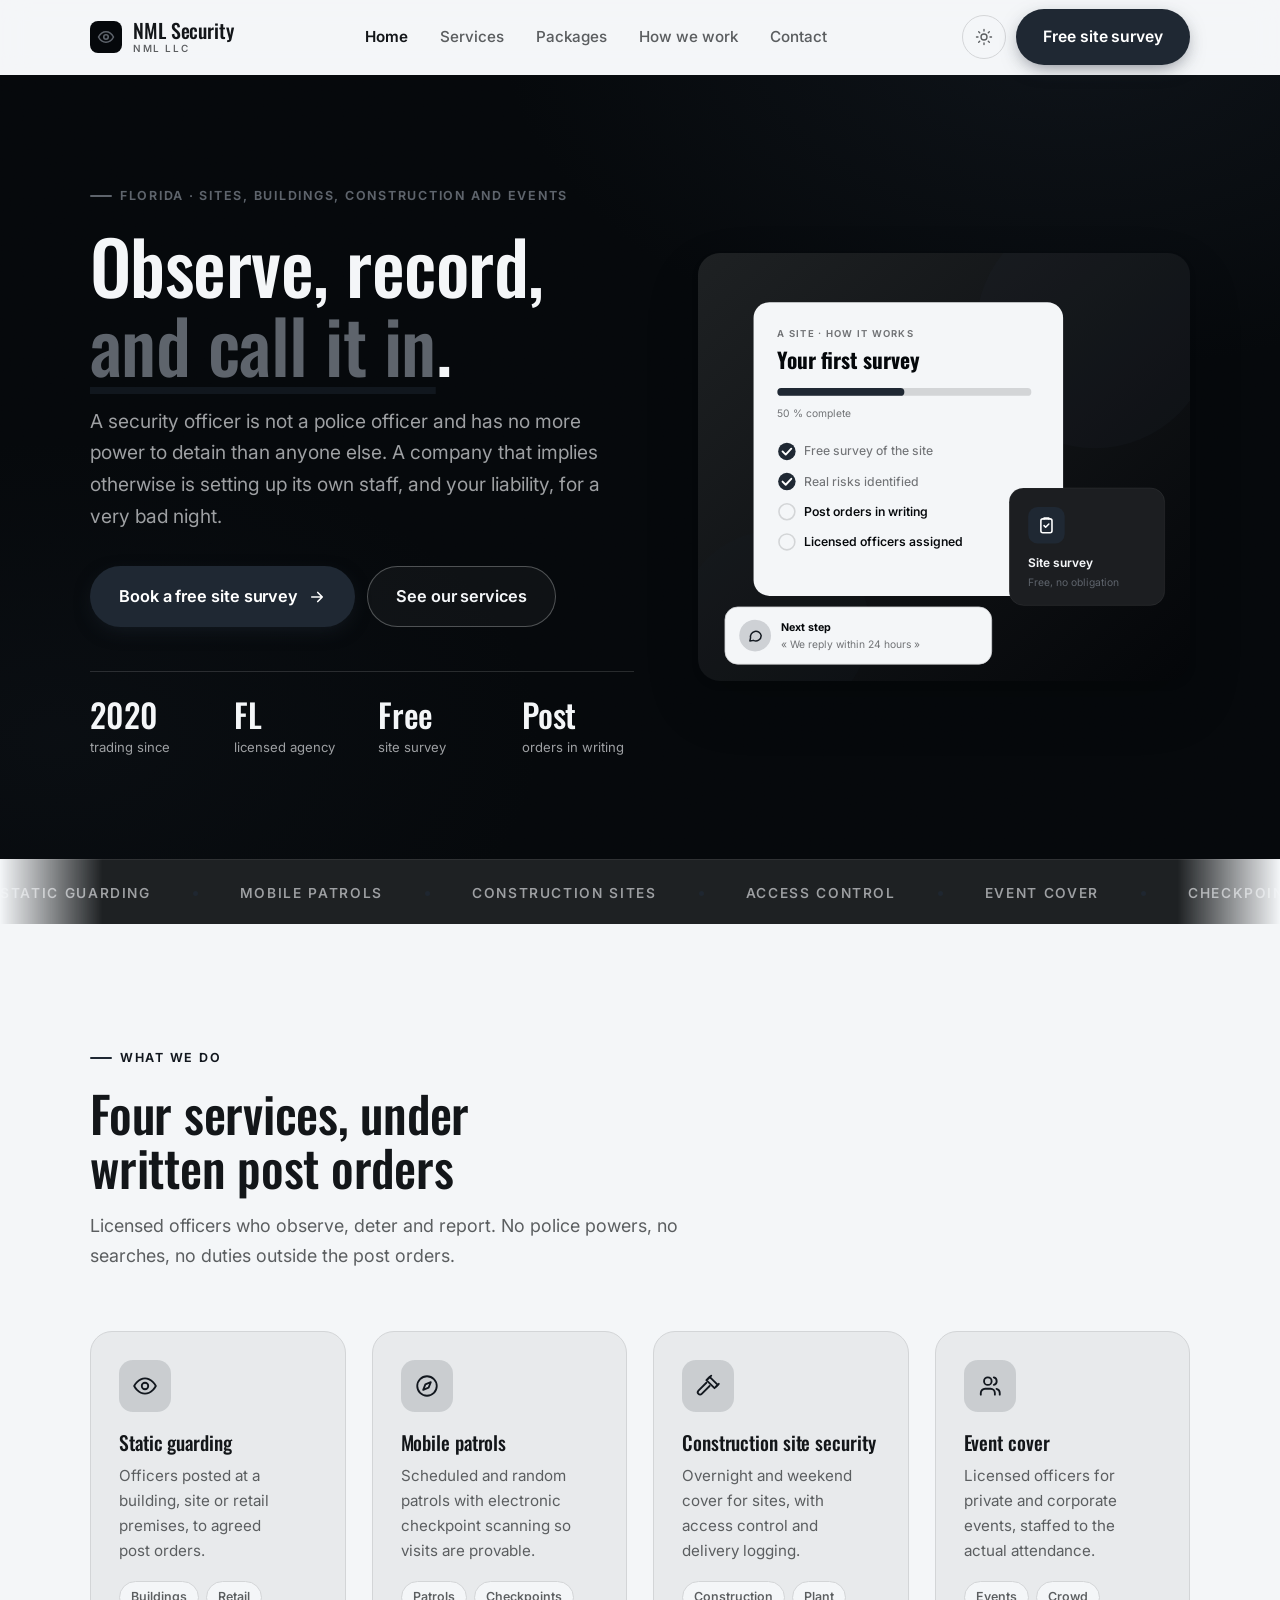
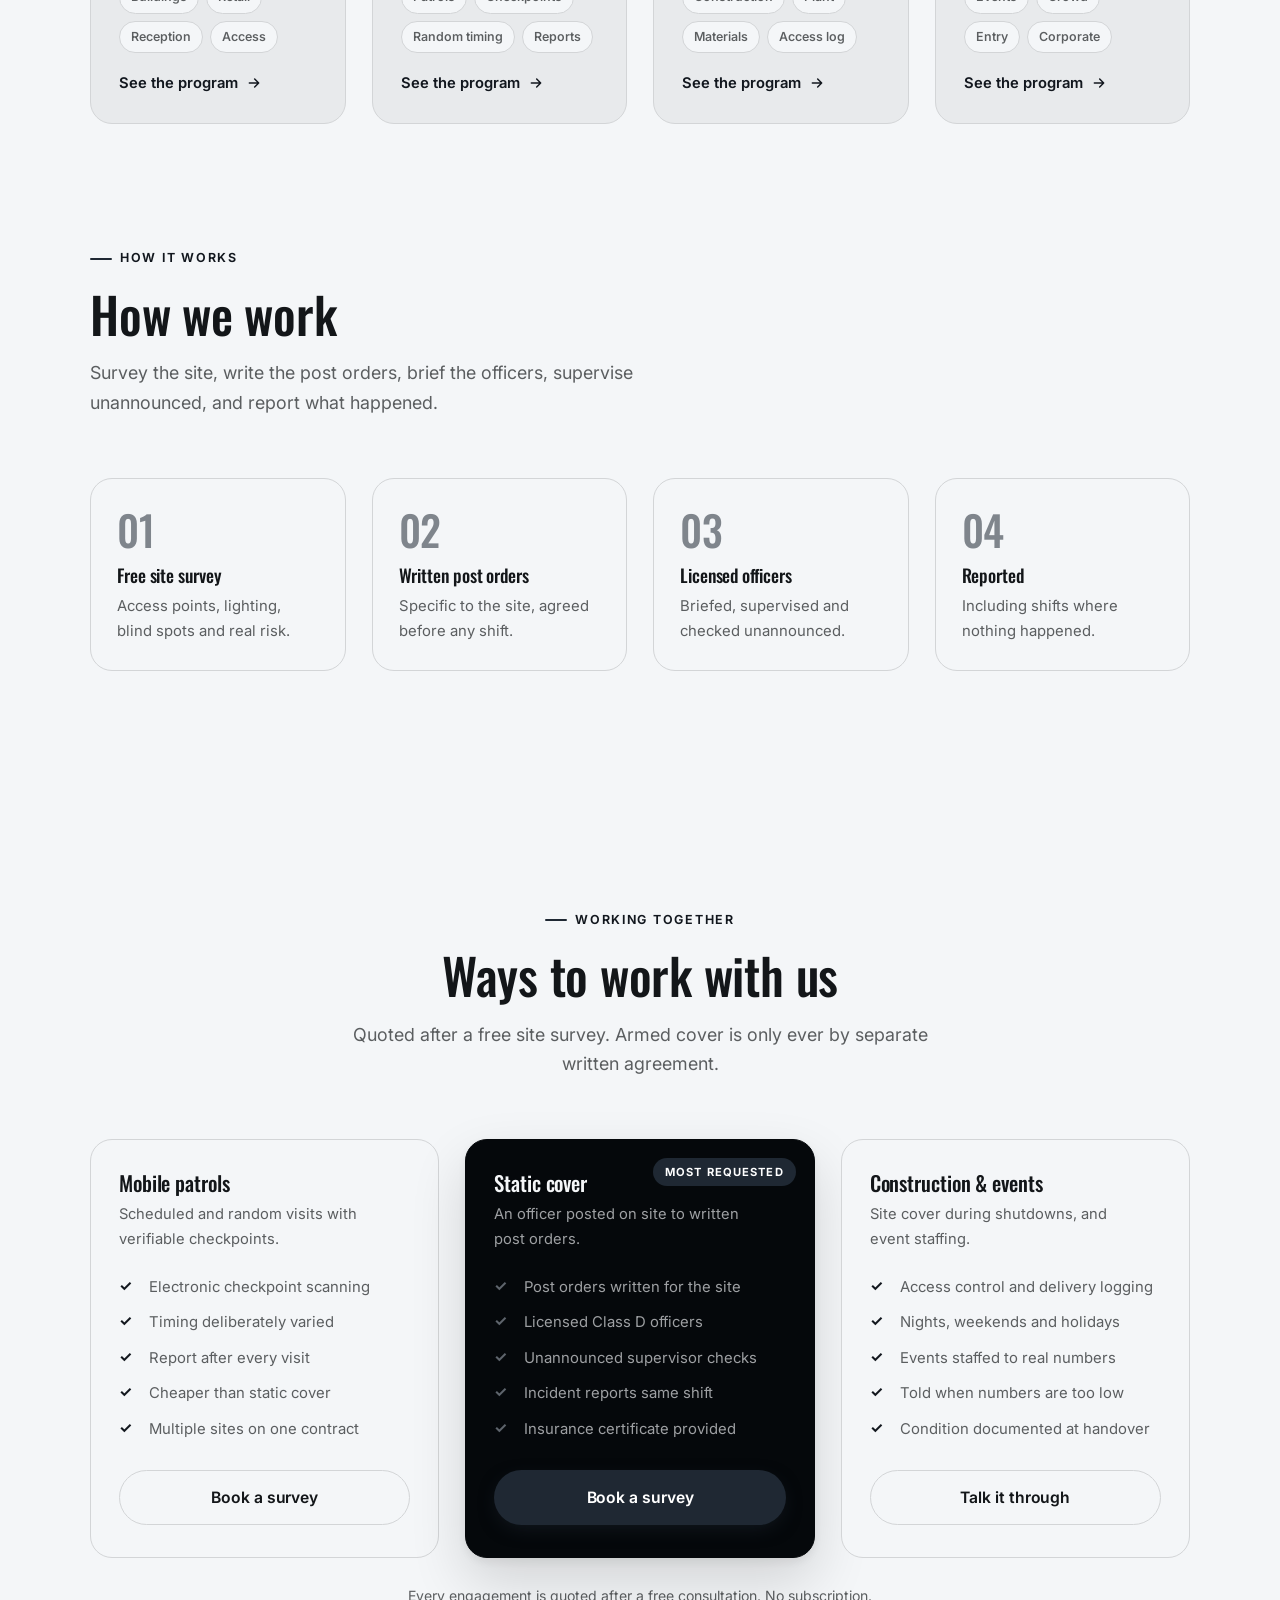
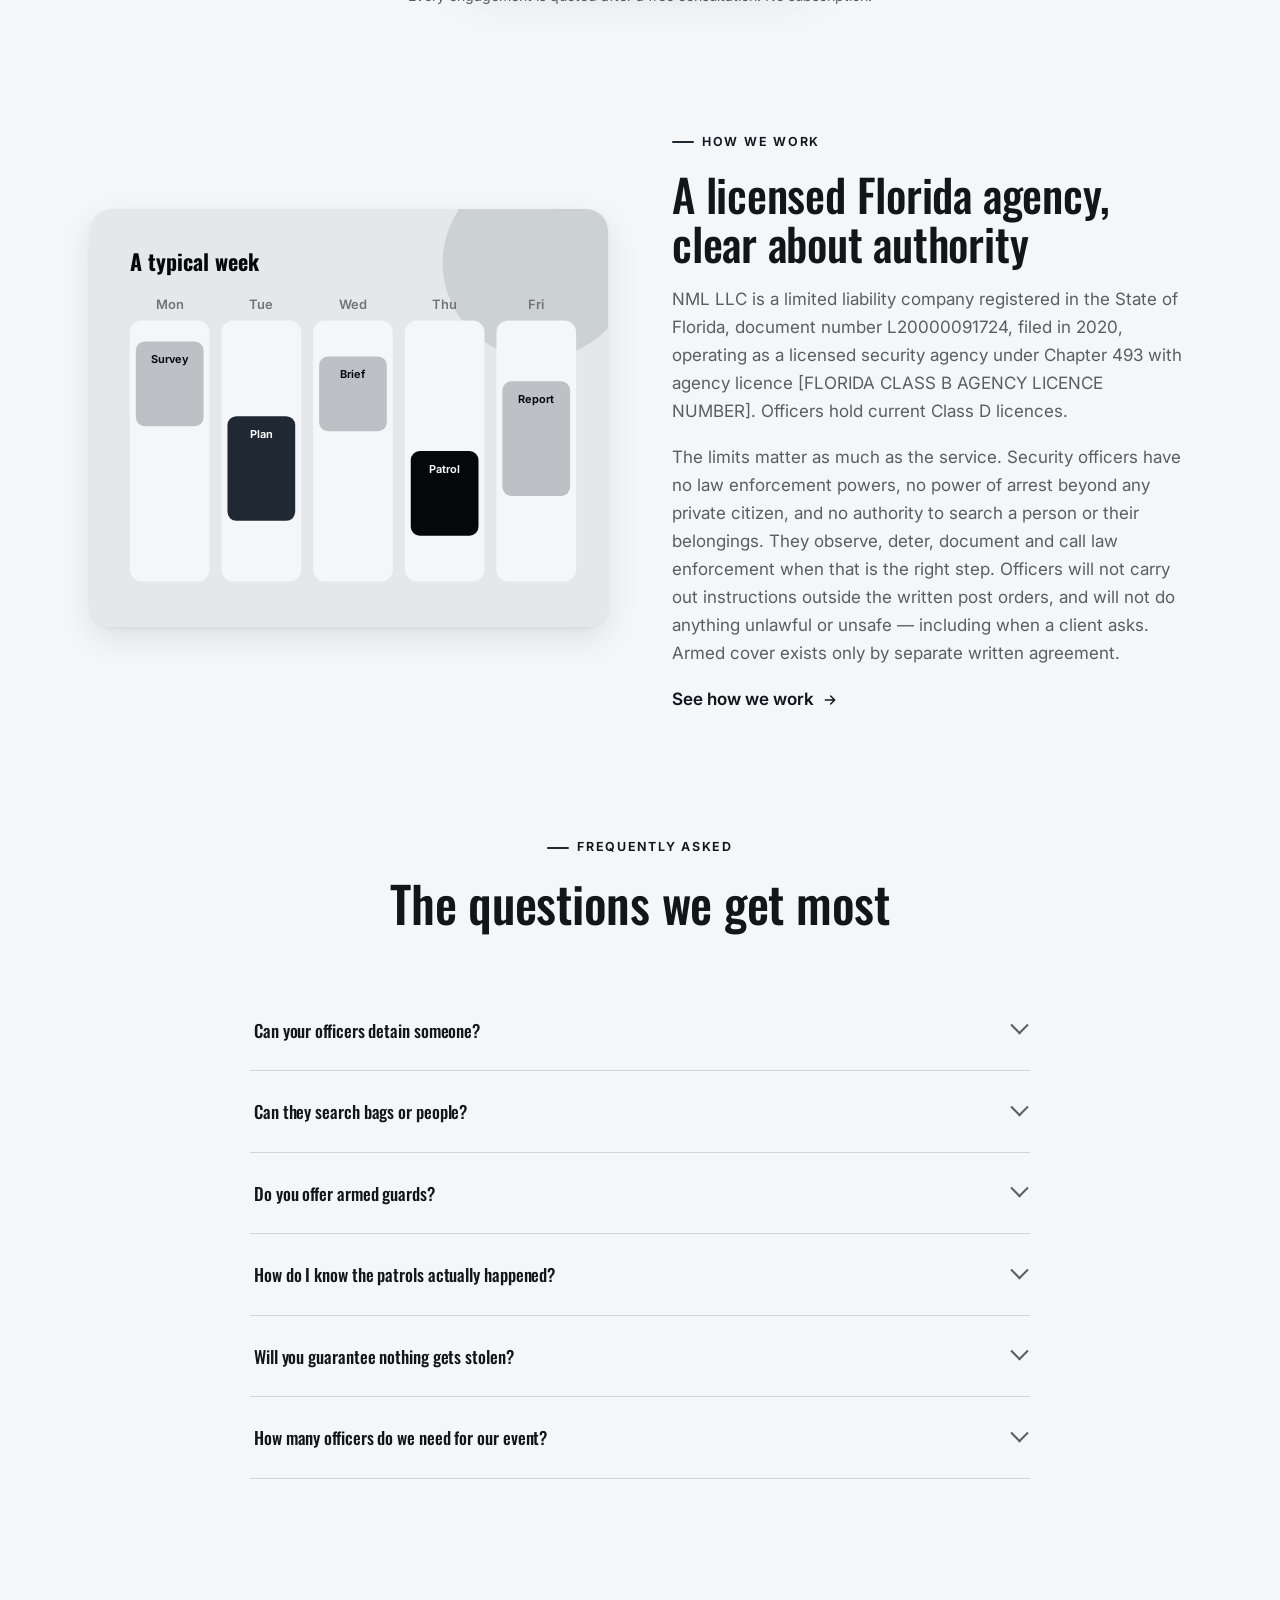
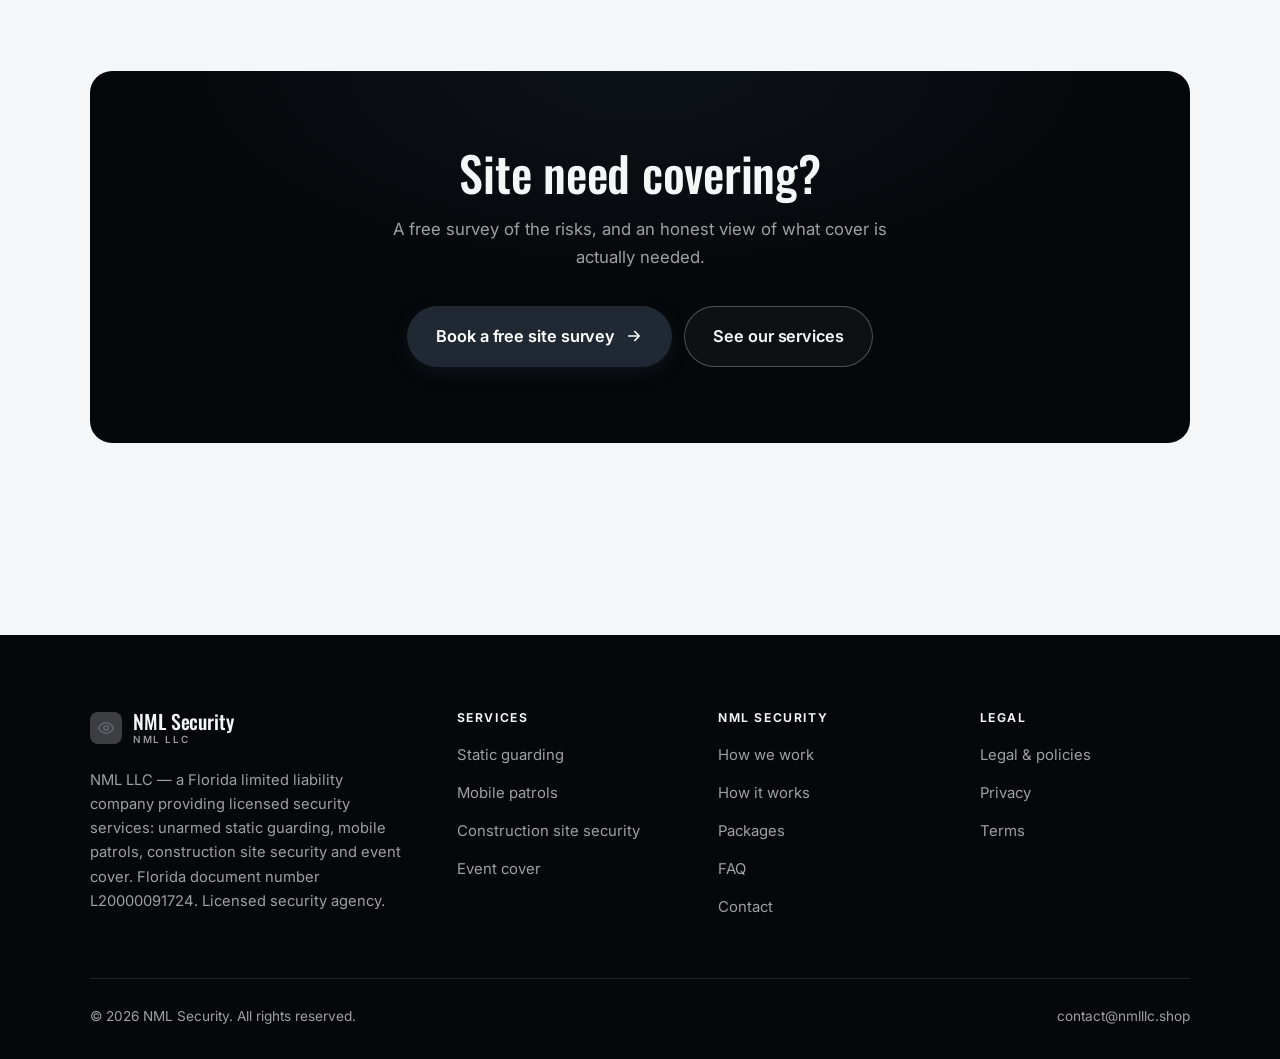
<file: index.html>
<!DOCTYPE html>
<html lang="en" class="no-js">
<head>
<meta charset="utf-8">
<meta name="viewport" content="width=device-width, initial-scale=1">
<title>NML LLC — licensed security services in Florida</title>
<meta name="description" content="NML LLC, a licensed Florida security agency: unarmed static guarding, mobile patrols, construction site security and event cover, with licensed officers and written post orders.">
<link rel="canonical" href="https://nmlllc.shop/">

<meta property="og:type" content="website">
<meta property="og:url" content="https://nmlllc.shop/">
<meta property="og:site_name" content="NML Security">
<meta property="og:locale" content="en_US">
<meta property="og:title" content="NML LLC — licensed security services in Florida">
<meta property="og:description" content="NML LLC, a licensed Florida security agency: unarmed static guarding, mobile patrols, construction site security and event cover, with licensed officers and written post orders.">
<meta name="theme-color" content="#05080b">

<link rel="icon" href="assets/img/favicon.svg" type="image/svg+xml">
<link rel="preconnect" href="https://fonts.googleapis.com">
<link rel="preconnect" href="https://fonts.gstatic.com" crossorigin>
<link rel="stylesheet" href="https://fonts.googleapis.com/css2?family=Oswald:wght@400;500;600;700&family=Inter:wght@400..700&display=swap">
<link rel="stylesheet" href="assets/css/style.css">

<!-- Thème appliqué avant le premier rendu (évite le flash) -->
<script>
document.documentElement.classList.remove('no-js');
(function(){try{var t=localStorage.getItem('site-theme');if(t){document.documentElement.setAttribute('data-theme',t);}}catch(e){}})();
</script>
<script type="application/ld+json">
{
  "@context": "https://schema.org",
  "@type": "Organization",
  "name": "NML Security",
  "url": "https://nmlllc.shop/",
  "email": "contact@nmlllc.shop",
  "description": "NML LLC, a licensed Florida security agency: unarmed static guarding, mobile patrols, construction site security and event cover, with licensed officers and written post orders.",
  "areaServed": "US",
  "knowsLanguage": "en"
}
</script>
</head>

<body>
<a class="skip-link" href="#main">Skip to main content</a>

<header class="site-header">
  <nav class="wrap nav" aria-label="Main navigation">
    <a class="brand" href="index.html">
      <svg class="brand__mark" viewBox="0 0 64 64" aria-hidden="true">
        <rect class="bm-bg" width="64" height="64" rx="16"/>
        <g class="bm-ic" transform="translate(14 14) scale(1.5)" fill="none" stroke-width="2.1" stroke-linecap="round" stroke-linejoin="round"><path d="M2 12s3.6-7 10-7 10 7 10 7-3.6 7-10 7S2 12 2 12z"/><circle cx="12" cy="12" r="3"/></g>
      </svg>
      <span>NML Security<span class="brand__sub">NML LLC</span></span>
    </a>

    <ul class="nav__links" id="nav-links">
      <li><a href="index.html" aria-current="page">Home</a></li>
      <li><a href="programs.html">Services</a></li>
      <li><a href="index.html#pricing">Packages</a></li>
      <li><a href="about.html">How we work</a></li>
      <li><a href="contact.html">Contact</a></li>
      <li><a class="btn btn--primary" href="contact.html">Free site survey</a></li>
    </ul>

    <div class="nav__cta">
      <button class="theme-toggle" type="button" aria-label="Switch to dark theme">
        <svg class="icon-sun" viewBox="0 0 24 24" fill="none" stroke="currentColor" stroke-width="1.8" stroke-linecap="round" aria-hidden="true"><circle cx="12" cy="12" r="4"/><path d="M12 2v2m0 16v2M2 12h2m16 0h2M4.9 4.9l1.4 1.4m11.4 11.4 1.4 1.4M19.1 4.9l-1.4 1.4M6.3 17.7l-1.4 1.4"/></svg>
        <svg class="icon-moon" viewBox="0 0 24 24" fill="none" stroke="currentColor" stroke-width="1.8" stroke-linecap="round" stroke-linejoin="round" aria-hidden="true"><path d="M21 12.8A9 9 0 1 1 11.2 3a7 7 0 0 0 9.8 9.8z"/></svg>
      </button>
      <a class="btn btn--primary" href="contact.html">Free site survey</a>
      <button class="nav__toggle" type="button" aria-expanded="false" aria-controls="nav-links" aria-label="Open menu">
        <svg class="icon-open" viewBox="0 0 24 24" fill="none" stroke="currentColor" stroke-width="2" stroke-linecap="round" aria-hidden="true"><path d="M3 6h18M3 12h18M3 18h18"/></svg>
        <svg class="icon-close" viewBox="0 0 24 24" fill="none" stroke="currentColor" stroke-width="2" stroke-linecap="round" aria-hidden="true"><path d="M6 6l12 12M18 6L6 18"/></svg>
      </button>
    </div>
  </nav>
</header>

<main id="main">

<section class="hero">
  <div class="wrap hero__inner">
    <div>
      <span class="eyebrow hero__eyebrow">Florida · Sites, buildings, construction and events</span>
      <h1>Observe, record,<br> <em>and call it in</em>.</h1>
      <p class="hero__lede">A security officer is not a police officer and has no more power to detain than anyone else. A company that implies otherwise is setting up its own staff, and your liability, for a very bad night.</p>

      <div class="hero__actions">
        <a class="btn btn--primary btn--lg" href="contact.html">Book a free site survey <svg viewBox="0 0 24 24" fill="none" stroke="currentColor" stroke-width="2.2" stroke-linecap="round" stroke-linejoin="round" aria-hidden="true"><path d="M5 12h14M13 6l6 6-6 6"/></svg></a>
        <a class="btn btn--on-dark btn--lg" href="programs.html">See our services</a>
      </div>

      <ul class="hero__proof">
        <li><span class="stat__num">2020</span><span class="stat__label">trading since</span></li>
        <li><span class="stat__num">FL</span><span class="stat__label">licensed agency</span></li>
        <li><span class="stat__num">Free</span><span class="stat__label">site survey</span></li>
        <li><span class="stat__num">Post</span><span class="stat__label">orders in writing</span></li>
      </ul>
    </div>

    <div class="hero__art">
      <svg viewBox="0 0 620 540" role="img" aria-label="How security cover with NML works, from free site survey to written post orders.">
        <defs>
          <linearGradient id="hbg" x1="0" y1="0" x2="1" y2="1">
            <stop offset="0" stop-color="#1e2123"/><stop offset="1" stop-color="#040609"/>
          </linearGradient>
        </defs>
        <rect width="620" height="540" rx="22" fill="url(#hbg)"/>
        <circle cx="500" cy="96" r="150" fill="#1f2833" opacity=".16"/>
        <circle cx="96" cy="470" r="120" fill="#1f2833" opacity=".08"/>

        <g style="font-family: var(--font-body)">
          <!-- Carte programme -->
          <rect x="70" y="62" width="390" height="370" rx="20" fill="#f4f6f8"/>
          <text x="100" y="106" font-size="12" font-weight="650" letter-spacing="1.6" fill="#717376">A SITE · HOW IT WORKS</text>
          <text x="100" y="146" font-size="27" font-weight="700" fill="#05080b" style="font-family: var(--font-display)">Your first survey</text>
          <rect x="100" y="170" width="320" height="10" rx="5" fill="#d3d5d7"/>
          <rect x="100" y="170" width="160" height="10" rx="5" fill="#1f2833"/>
          <text x="100" y="206" font-size="13" fill="#717376">50 % complete</text>
          <circle cx="112" cy="250" r="11" fill="#1f2833"/><path d="M106.5 250l4 4 7-7.5" fill="none" stroke="#ffffff" stroke-width="2.4" stroke-linecap="round" stroke-linejoin="round"/><text x="134" y="255" font-size="15.5" fill="#717376" font-weight="450">Free survey of the site</text>
          <circle cx="112" cy="288" r="11" fill="#1f2833"/><path d="M106.5 288l4 4 7-7.5" fill="none" stroke="#ffffff" stroke-width="2.4" stroke-linecap="round" stroke-linejoin="round"/><text x="134" y="293" font-size="15.5" fill="#717376" font-weight="450">Real risks identified</text>
          <circle cx="112" cy="326" r="10" fill="none" stroke="#d3d5d7" stroke-width="2"/><text x="134" y="331" font-size="15.5" fill="#05080b" font-weight="560">Post orders in writing</text>
          <circle cx="112" cy="364" r="10" fill="none" stroke="#d3d5d7" stroke-width="2"/><text x="134" y="369" font-size="15.5" fill="#05080b" font-weight="560">Licensed officers assigned</text>

          <!-- Carte séance -->
          <rect x="392" y="296" width="196" height="148" rx="18" fill="#1c1e21" stroke="#ffffff" stroke-opacity=".08"/>
          <rect x="416" y="320" width="46" height="46" rx="12" fill="#1f2833"/>
          <g transform="translate(427 331)" fill="none" stroke="#ffffff" color="#ffffff" stroke-width="2" stroke-linecap="round" stroke-linejoin="round"><rect x="5" y="4" width="14" height="17.5" rx="2.5"/><path d="M9 4V3h6v1M9 12.5l2 2 4-4"/></g>
          <text x="416" y="396" font-size="15" font-weight="650" fill="#f4f6f8">Site survey</text>
          <text x="416" y="420" font-size="13" fill="#5e646c">Free, no obligation</text>

          <!-- Retour du coach -->
          <rect x="34" y="446" width="336" height="72" rx="16" fill="#f4f6f8" stroke="#d3d5d7"/>
          <circle cx="72" cy="482" r="20" fill="#ced1d5"/>
          <g transform="translate(62 472) scale(.84)" fill="none" stroke="#141a21" stroke-width="2.2" stroke-linecap="round" stroke-linejoin="round"><path d="M21 12a8 8 0 0 1-11.6 7.1L4 20l1-4.6A8 8 0 1 1 21 12z"/></g>
          <text x="104" y="476" font-size="13.5" font-weight="700" fill="#05080b">Next step</text>
          <text x="104" y="498" font-size="13" fill="#717376">« We reply within 24 hours »</text>
        </g>
      </svg>
    </div>
  </div>
</section>

<div class="marquee" aria-hidden="true">
  <div class="marquee__track"><span>Static guarding</span><span>Mobile patrols</span><span>Construction sites</span><span>Access control</span><span>Event cover</span><span>Checkpoint reporting</span><span>Licensed officers</span><span>Post orders</span><span>Incident reports</span><span>Unarmed</span><span>Static guarding</span><span>Mobile patrols</span><span>Construction sites</span><span>Access control</span><span>Event cover</span><span>Checkpoint reporting</span><span>Licensed officers</span><span>Post orders</span><span>Incident reports</span><span>Unarmed</span></div>
</div>

<section class="section wrap" id="programs">
  <div class="section-head reveal">
    <span class="eyebrow">What we do</span>
    <h2>Four services, under written post orders</h2>
    <p>Licensed officers who observe, deter and report. No police powers, no searches, no duties outside the post orders.</p>
  </div>
  <div class="grid grid--4 reveal-group">
    <a class="card" href="programs.html#static">
      <div class="card__icon"><svg viewBox="0 0 24 24" fill="none" stroke="currentColor" stroke-width="1.7" stroke-linecap="round" stroke-linejoin="round" aria-hidden="true"><path d="M2 12s3.6-7 10-7 10 7 10 7-3.6 7-10 7S2 12 2 12z"/><circle cx="12" cy="12" r="3"/></svg></div>
      <h3>Static guarding</h3>
      <p>Officers posted at a building, site or retail premises, to agreed post orders.</p>
      <ul class="tags"><li>Buildings</li><li>Retail</li><li>Reception</li><li>Access</li></ul>
      <span class="arrow-link">See the program <svg viewBox="0 0 24 24" fill="none" stroke="currentColor" stroke-width="2.2" stroke-linecap="round" stroke-linejoin="round" aria-hidden="true"><path d="M5 12h14M13 6l6 6-6 6"/></svg></span>
    </a>
    <a class="card" href="programs.html#patrols">
      <div class="card__icon"><svg viewBox="0 0 24 24" fill="none" stroke="currentColor" stroke-width="1.7" stroke-linecap="round" stroke-linejoin="round" aria-hidden="true"><circle cx="12" cy="12" r="9"/><path d="M15.5 8.5 13.5 13.5 8.5 15.5 10.5 10.5z"/></svg></div>
      <h3>Mobile patrols</h3>
      <p>Scheduled and random patrols with electronic checkpoint scanning so visits are provable.</p>
      <ul class="tags"><li>Patrols</li><li>Checkpoints</li><li>Random timing</li><li>Reports</li></ul>
      <span class="arrow-link">See the program <svg viewBox="0 0 24 24" fill="none" stroke="currentColor" stroke-width="2.2" stroke-linecap="round" stroke-linejoin="round" aria-hidden="true"><path d="M5 12h14M13 6l6 6-6 6"/></svg></span>
    </a>
    <a class="card" href="programs.html#construction">
      <div class="card__icon"><svg viewBox="0 0 24 24" fill="none" stroke="currentColor" stroke-width="1.7" stroke-linecap="round" stroke-linejoin="round" aria-hidden="true"><path d="M13.5 3.5 21 11l-3 3-7.5-7.5z"/><path d="M10.5 9 3.2 16.3a2.1 2.1 0 0 0 3 3L13.5 12"/><path d="M15 2.5 12 5.5M19.5 12.5 22 10"/></svg></div>
      <h3>Construction site security</h3>
      <p>Overnight and weekend cover for sites, with access control and delivery logging.</p>
      <ul class="tags"><li>Construction</li><li>Plant</li><li>Materials</li><li>Access log</li></ul>
      <span class="arrow-link">See the program <svg viewBox="0 0 24 24" fill="none" stroke="currentColor" stroke-width="2.2" stroke-linecap="round" stroke-linejoin="round" aria-hidden="true"><path d="M5 12h14M13 6l6 6-6 6"/></svg></span>
    </a>
    <a class="card" href="programs.html#events">
      <div class="card__icon"><svg viewBox="0 0 24 24" fill="none" stroke="currentColor" stroke-width="1.7" stroke-linecap="round" stroke-linejoin="round" aria-hidden="true"><path d="M16.5 20v-1.5a4 4 0 0 0-4-4h-5a4 4 0 0 0-4 4V20"/><circle cx="10" cy="7.5" r="3.5"/><path d="M21 20v-1.5a4 4 0 0 0-3-3.9M15.5 4.1a3.5 3.5 0 0 1 0 6.8"/></svg></div>
      <h3>Event cover</h3>
      <p>Licensed officers for private and corporate events, staffed to the actual attendance.</p>
      <ul class="tags"><li>Events</li><li>Crowd</li><li>Entry</li><li>Corporate</li></ul>
      <span class="arrow-link">See the program <svg viewBox="0 0 24 24" fill="none" stroke="currentColor" stroke-width="2.2" stroke-linecap="round" stroke-linejoin="round" aria-hidden="true"><path d="M5 12h14M13 6l6 6-6 6"/></svg></span>
    </a>
  </div>
</section>

<section class="section section--flush wrap" id="how-it-works">
  <div class="section-head reveal">
    <span class="eyebrow">How it works</span>
    <h2>How we work</h2>
    <p>Survey the site, write the post orders, brief the officers, supervise unannounced, and report what happened.</p>
  </div>
  <div class="grid grid--4 steps reveal-group">
    <article class="step">
      <h3>Free site survey</h3>
      <p>Access points, lighting, blind spots and real risk.</p>
    </article>
    <article class="step">
      <h3>Written post orders</h3>
      <p>Specific to the site, agreed before any shift.</p>
    </article>
    <article class="step">
      <h3>Licensed officers</h3>
      <p>Briefed, supervised and checked unannounced.</p>
    </article>
    <article class="step">
      <h3>Reported</h3>
      <p>Including shifts where nothing happened.</p>
    </article>
  </div>
</section>

<section class="section wrap" id="pricing">
  <div class="section-head section-head--center reveal">
    <span class="eyebrow">Working together</span>
    <h2>Ways to work with us</h2>
    <p>Quoted after a free site survey. Armed cover is only ever by separate written agreement.</p>
  </div>
  <div class="grid grid--3 plans reveal-group">
    <article class="plan">
      
      <h3>Mobile patrols</h3>
      <p class="plan__desc">Scheduled and random visits with verifiable checkpoints.</p>
      
      <ul class="plan__features">
        <li>Electronic checkpoint scanning</li>
        <li>Timing deliberately varied</li>
        <li>Report after every visit</li>
        <li>Cheaper than static cover</li>
        <li>Multiple sites on one contract</li>
      </ul>
      <a class="btn btn--ghost btn--block" href="contact.html">Book a survey</a>
    </article>
    <article class="plan plan--featured">
      <span class="plan__tag">Most requested</span>
      <h3>Static cover</h3>
      <p class="plan__desc">An officer posted on site to written post orders.</p>
      
      <ul class="plan__features">
        <li>Post orders written for the site</li>
        <li>Licensed Class D officers</li>
        <li>Unannounced supervisor checks</li>
        <li>Incident reports same shift</li>
        <li>Insurance certificate provided</li>
      </ul>
      <a class="btn btn--primary btn--block" href="contact.html">Book a survey</a>
    </article>
    <article class="plan">
      
      <h3>Construction &amp; events</h3>
      <p class="plan__desc">Site cover during shutdowns, and event staffing.</p>
      
      <ul class="plan__features">
        <li>Access control and delivery logging</li>
        <li>Nights, weekends and holidays</li>
        <li>Events staffed to real numbers</li>
        <li>Told when numbers are too low</li>
        <li>Condition documented at handover</li>
      </ul>
      <a class="btn btn--ghost btn--block" href="contact.html">Talk it through</a>
    </article>
  </div>
  <p class="plans-note">Every engagement is quoted after a free consultation. No subscription.</p>
</section>

<section class="section section--flush wrap">
  <div class="split reveal">
    <div class="split__art">
      <svg viewBox="0 0 520 420" role="img" aria-label="Example of a typical week: Survey, Plan, Brief, Patrol, Report.">
        <rect width="520" height="420" rx="20" fill="#e5e8ea"/>
        <circle cx="450" cy="54" r="96" fill="#1f2833" opacity=".12"/>
        <g style="font-family: var(--font-body)">
        <text x="40" y="62" font-size="22" font-weight="700" fill="#05080b" style="font-family: var(--font-display)">A typical week</text>
        <text x="80" y="100" text-anchor="middle" font-size="13" font-weight="600" fill="#717376">Mon</text>
        <rect x="40" y="112" width="80" height="262" rx="12" fill="#f4f6f8"/>
        <rect x="46" y="133" width="68" height="85" rx="9" fill="#bdc0c5"/>
        <text x="80" y="155" text-anchor="middle" font-size="11" font-weight="650" fill="#05080b">Survey</text>
        <text x="172" y="100" text-anchor="middle" font-size="13" font-weight="600" fill="#717376">Tue</text>
        <rect x="132" y="112" width="80" height="262" rx="12" fill="#f4f6f8"/>
        <rect x="138" y="208" width="68" height="105" rx="9" fill="#1f2833"/>
        <text x="172" y="230" text-anchor="middle" font-size="11" font-weight="650" fill="#ffffff">Plan</text>
        <text x="264" y="100" text-anchor="middle" font-size="13" font-weight="600" fill="#717376">Wed</text>
        <rect x="224" y="112" width="80" height="262" rx="12" fill="#f4f6f8"/>
        <rect x="230" y="148" width="68" height="75" rx="9" fill="#bdc0c5"/>
        <text x="264" y="170" text-anchor="middle" font-size="11" font-weight="650" fill="#05080b">Brief</text>
        <text x="356" y="100" text-anchor="middle" font-size="13" font-weight="600" fill="#717376">Thu</text>
        <rect x="316" y="112" width="80" height="262" rx="12" fill="#f4f6f8"/>
        <rect x="322" y="243" width="68" height="85" rx="9" fill="#05080b"/>
        <text x="356" y="265" text-anchor="middle" font-size="11" font-weight="650" fill="#f4f6f8">Patrol</text>
        <text x="448" y="100" text-anchor="middle" font-size="13" font-weight="600" fill="#717376">Fri</text>
        <rect x="408" y="112" width="80" height="262" rx="12" fill="#f4f6f8"/>
        <rect x="414" y="173" width="68" height="115" rx="9" fill="#bdc0c5"/>
        <text x="448" y="195" text-anchor="middle" font-size="11" font-weight="650" fill="#05080b">Report</text>
        </g>
      </svg>
    </div>
    <div>
      <span class="eyebrow">How we work</span>
      <h2>A licensed Florida agency, clear about authority</h2>
      <p>NML LLC is a limited liability company registered in the State of Florida, document number L20000091724, filed in 2020, operating as a licensed security agency under Chapter 493 with agency licence [FLORIDA CLASS B AGENCY LICENCE NUMBER]. Officers hold current Class D licences.</p>
      <p>The limits matter as much as the service. Security officers have no law enforcement powers, no power of arrest beyond any private citizen, and no authority to search a person or their belongings. They observe, deter, document and call law enforcement when that is the right step. Officers will not carry out instructions outside the written post orders, and will not do anything unlawful or unsafe — including when a client asks. Armed cover exists only by separate written agreement.</p>
      <p><a class="arrow-link" href="about.html">See how we work <svg viewBox="0 0 24 24" fill="none" stroke="currentColor" stroke-width="2.2" stroke-linecap="round" stroke-linejoin="round" aria-hidden="true"><path d="M5 12h14M13 6l6 6-6 6"/></svg></a></p>
    </div>
  </div>
</section>

<section class="section section--flush wrap" id="faq">
  <div class="section-head section-head--center reveal">
    <span class="eyebrow">Frequently asked</span>
    <h2>The questions we get most</h2>
  </div>
  <div class="faq reveal">
    <details>
      <summary>Can your officers detain someone?</summary>
      <p>No more than any private citizen can, and we train officers not to. They observe, document and call law enforcement. A company promising more is exposing its staff and your business.</p>
    </details>
    <details>
      <summary>Can they search bags or people?</summary>
      <p>No. Security officers have no search authority. At an event, entry can be made conditional on a bag check that a guest consents to — that is a condition of entry, not a search power.</p>
    </details>
    <details>
      <summary>Do you offer armed guards?</summary>
      <p>Only by separate written agreement, with a Class G licensed officer and use-of-force limits written into the contract. It is not something we add casually.</p>
    </details>
    <details>
      <summary>How do I know the patrols actually happened?</summary>
      <p>Electronic checkpoints timestamp every visit and the report comes to you. Without that, a patrol service is unverifiable and you are paying on trust.</p>
    </details>
    <details>
      <summary>Will you guarantee nothing gets stolen?</summary>
      <p>No, and nobody honestly can. Security reduces risk and provides deterrence, presence and documentation. Anyone guaranteeing an outcome is selling something else.</p>
    </details>
    <details>
      <summary>How many officers do we need for our event?</summary>
      <p>It depends on numbers, layout, alcohol and timings. We will tell you the honest figure even when it is more than you hoped — an understaffed entrance is where incidents begin.</p>
    </details>
  </div>
</section>

<section class="wrap section--tight">
  <div class="cta-band reveal">
    <h2>Site need covering?</h2>
    <p>A free survey of the risks, and an honest view of what cover is actually needed.</p>
    <div class="hero__actions">
      <a class="btn btn--primary btn--lg" href="contact.html">Book a free site survey <svg viewBox="0 0 24 24" fill="none" stroke="currentColor" stroke-width="2.2" stroke-linecap="round" stroke-linejoin="round" aria-hidden="true"><path d="M5 12h14M13 6l6 6-6 6"/></svg></a>
      <a class="btn btn--on-dark btn--lg" href="programs.html">See our services</a>
    </div>
  </div>
</section>

</main>

<footer class="site-footer">
  <div class="wrap">
    <div class="footer__grid">
      <div class="footer__brand">
        <a class="brand" href="index.html">
          <svg class="brand__mark" viewBox="0 0 64 64" aria-hidden="true">
        <rect class="bm-bg" width="64" height="64" rx="16"/>
        <g class="bm-ic" transform="translate(14 14) scale(1.5)" fill="none" stroke-width="2.1" stroke-linecap="round" stroke-linejoin="round"><path d="M2 12s3.6-7 10-7 10 7 10 7-3.6 7-10 7S2 12 2 12z"/><circle cx="12" cy="12" r="3"/></g>
      </svg>
          <span>NML Security<span class="brand__sub">NML LLC</span></span>
        </a>
        <p>NML LLC — a Florida limited liability company providing licensed security services: unarmed static guarding, mobile patrols, construction site security and event cover. Florida document number L20000091724. Licensed security agency.</p>
      </div>

      <div class="footer__col">
        <h4>Services</h4>
        <ul>
          <li><a href="programs.html#static">Static guarding</a></li>
          <li><a href="programs.html#patrols">Mobile patrols</a></li>
          <li><a href="programs.html#construction">Construction site security</a></li>
          <li><a href="programs.html#events">Event cover</a></li>
        </ul>
      </div>

      <div class="footer__col">
        <h4>NML Security</h4>
        <ul>
          <li><a href="about.html">How we work</a></li>
          <li><a href="index.html#how-it-works">How it works</a></li>
          <li><a href="index.html#pricing">Packages</a></li>
          <li><a href="index.html#faq">FAQ</a></li>
          <li><a href="contact.html">Contact</a></li>
        </ul>
      </div>

      <div class="footer__col">
        <h4>Legal</h4>
        <ul>
          <li><a href="legal.html">Legal &amp; policies</a></li>
          <li><a href="legal.html#privacy">Privacy</a></li>
          <li><a href="legal.html#terms">Terms</a></li>
        </ul>
      </div>
    </div>

    <div class="footer__bottom">
      <p>© <span data-year>2026</span> NML Security. All rights reserved.</p>
      <p><a href="mailto:contact@nmlllc.shop">contact@nmlllc.shop</a></p>
    </div>
  </div>
</footer>

<script src="assets/js/main.js" defer></script>
</body>
</html>
</file>
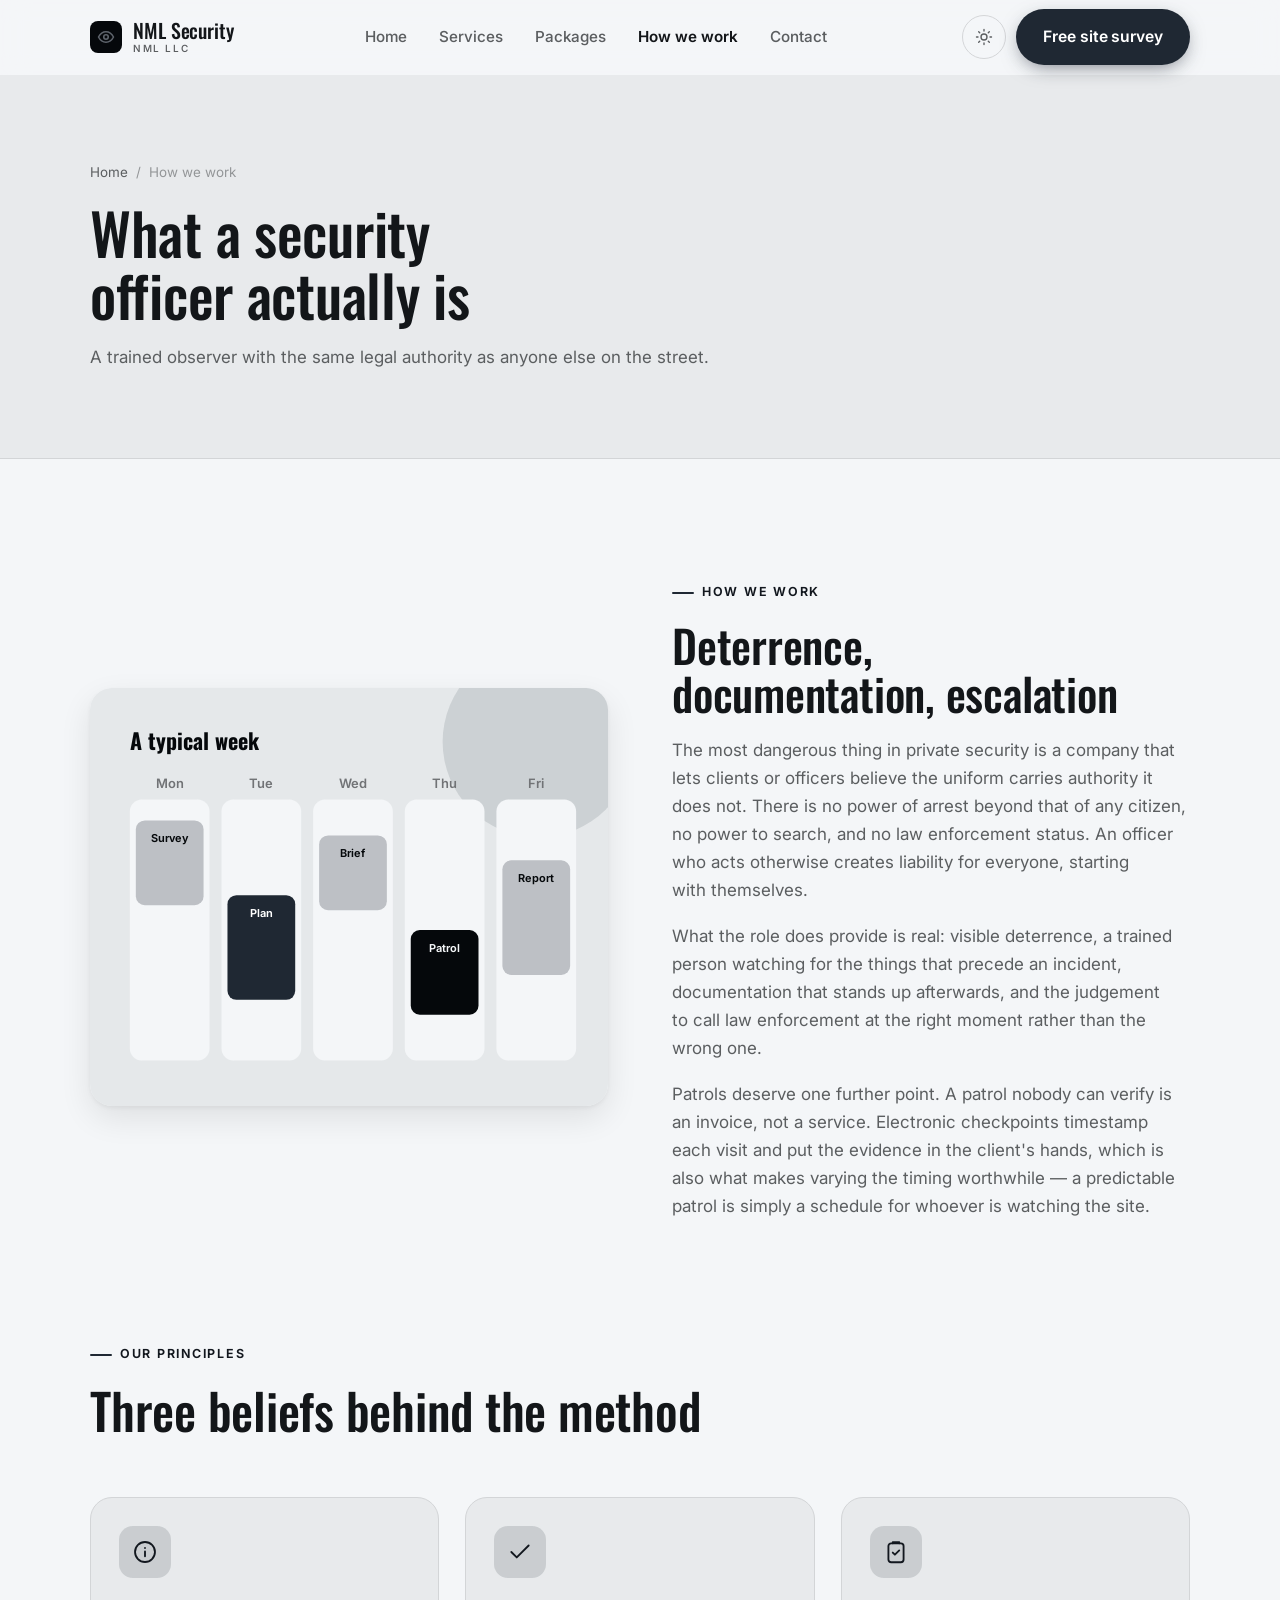
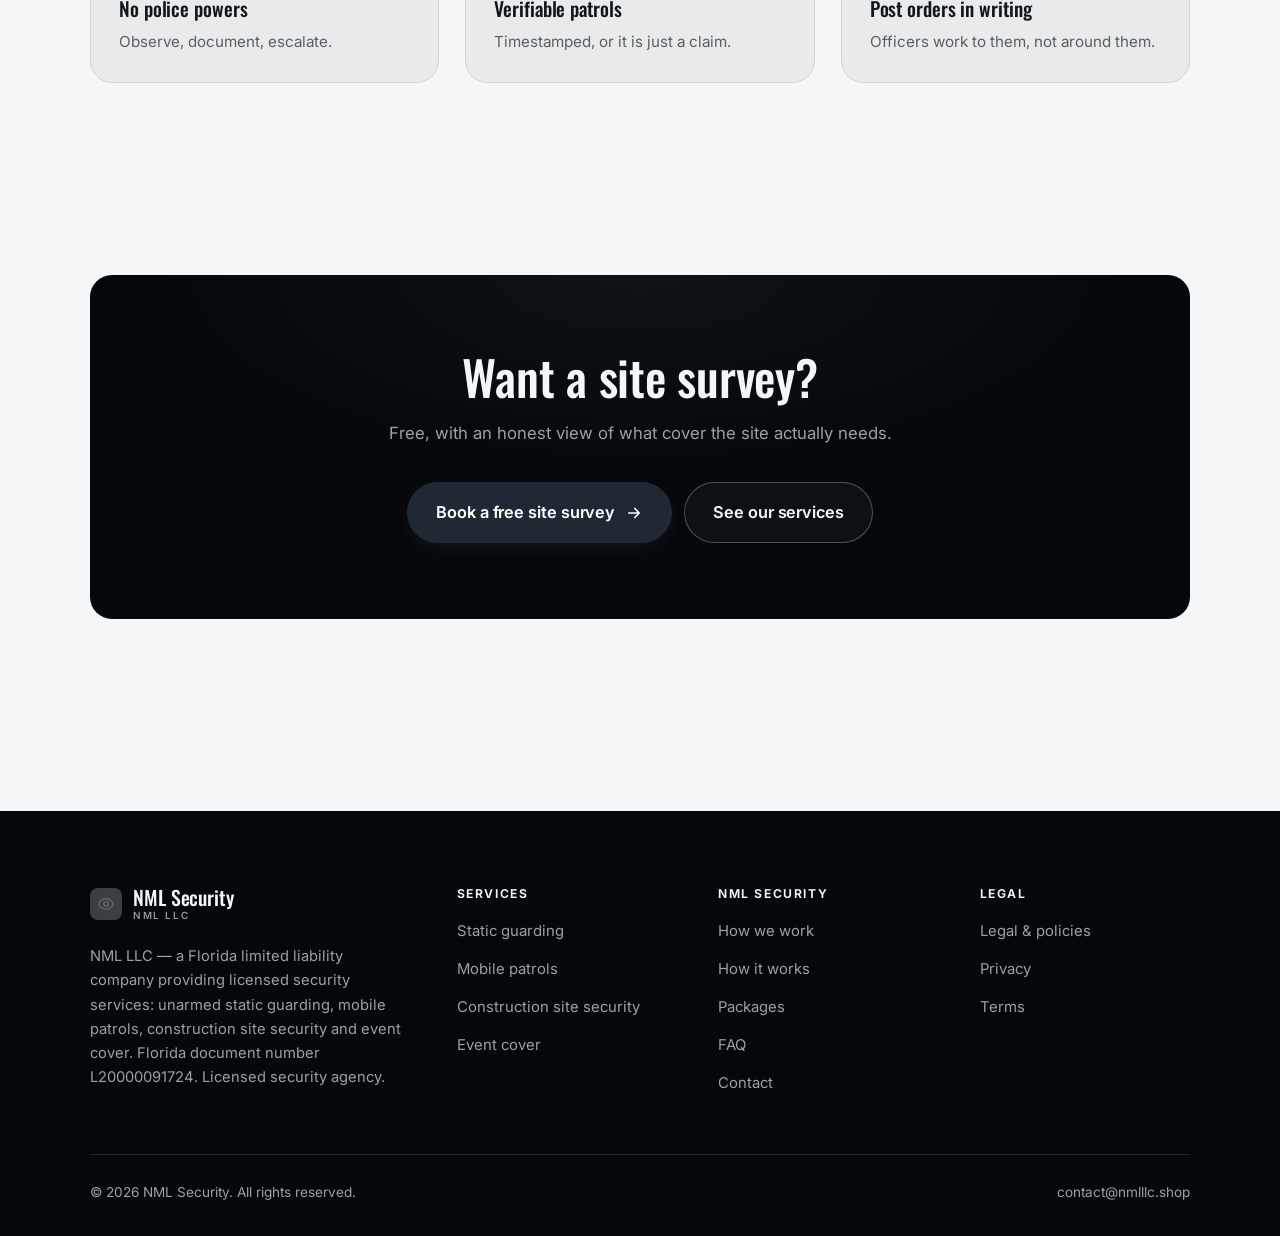
<file: about.html>
<!DOCTYPE html>
<html lang="en" class="no-js">
<head>
<meta charset="utf-8">
<meta name="viewport" content="width=device-width, initial-scale=1">
<title>How we work — NML Security</title>
<meta name="description" content="About NML LLC, a licensed Florida security agency, document number L20000091724.">
<link rel="canonical" href="https://nmlllc.shop/about.html">

<meta property="og:type" content="website">
<meta property="og:url" content="https://nmlllc.shop/about.html">
<meta property="og:site_name" content="NML Security">
<meta property="og:locale" content="en_US">
<meta property="og:title" content="How we work — NML Security">
<meta property="og:description" content="About NML LLC, a licensed Florida security agency, document number L20000091724.">
<meta name="theme-color" content="#05080b">

<link rel="icon" href="assets/img/favicon.svg" type="image/svg+xml">
<link rel="preconnect" href="https://fonts.googleapis.com">
<link rel="preconnect" href="https://fonts.gstatic.com" crossorigin>
<link rel="stylesheet" href="https://fonts.googleapis.com/css2?family=Oswald:wght@400;500;600;700&family=Inter:wght@400..700&display=swap">
<link rel="stylesheet" href="assets/css/style.css">

<!-- Thème appliqué avant le premier rendu (évite le flash) -->
<script>
document.documentElement.classList.remove('no-js');
(function(){try{var t=localStorage.getItem('site-theme');if(t){document.documentElement.setAttribute('data-theme',t);}}catch(e){}})();
</script>
</head>

<body>
<a class="skip-link" href="#main">Skip to main content</a>

<header class="site-header">
  <nav class="wrap nav" aria-label="Main navigation">
    <a class="brand" href="index.html">
      <svg class="brand__mark" viewBox="0 0 64 64" aria-hidden="true">
        <rect class="bm-bg" width="64" height="64" rx="16"/>
        <g class="bm-ic" transform="translate(14 14) scale(1.5)" fill="none" stroke-width="2.1" stroke-linecap="round" stroke-linejoin="round"><path d="M2 12s3.6-7 10-7 10 7 10 7-3.6 7-10 7S2 12 2 12z"/><circle cx="12" cy="12" r="3"/></g>
      </svg>
      <span>NML Security<span class="brand__sub">NML LLC</span></span>
    </a>

    <ul class="nav__links" id="nav-links">
      <li><a href="index.html">Home</a></li>
      <li><a href="programs.html">Services</a></li>
      <li><a href="index.html#pricing">Packages</a></li>
      <li><a href="about.html" aria-current="page">How we work</a></li>
      <li><a href="contact.html">Contact</a></li>
      <li><a class="btn btn--primary" href="contact.html">Free site survey</a></li>
    </ul>

    <div class="nav__cta">
      <button class="theme-toggle" type="button" aria-label="Switch to dark theme">
        <svg class="icon-sun" viewBox="0 0 24 24" fill="none" stroke="currentColor" stroke-width="1.8" stroke-linecap="round" aria-hidden="true"><circle cx="12" cy="12" r="4"/><path d="M12 2v2m0 16v2M2 12h2m16 0h2M4.9 4.9l1.4 1.4m11.4 11.4 1.4 1.4M19.1 4.9l-1.4 1.4M6.3 17.7l-1.4 1.4"/></svg>
        <svg class="icon-moon" viewBox="0 0 24 24" fill="none" stroke="currentColor" stroke-width="1.8" stroke-linecap="round" stroke-linejoin="round" aria-hidden="true"><path d="M21 12.8A9 9 0 1 1 11.2 3a7 7 0 0 0 9.8 9.8z"/></svg>
      </button>
      <a class="btn btn--primary" href="contact.html">Free site survey</a>
      <button class="nav__toggle" type="button" aria-expanded="false" aria-controls="nav-links" aria-label="Open menu">
        <svg class="icon-open" viewBox="0 0 24 24" fill="none" stroke="currentColor" stroke-width="2" stroke-linecap="round" aria-hidden="true"><path d="M3 6h18M3 12h18M3 18h18"/></svg>
        <svg class="icon-close" viewBox="0 0 24 24" fill="none" stroke="currentColor" stroke-width="2" stroke-linecap="round" aria-hidden="true"><path d="M6 6l12 12M18 6L6 18"/></svg>
      </button>
    </div>
  </nav>
</header>

<main id="main">

<section class="page-head">
  <div class="wrap">
    <nav class="breadcrumb" aria-label="Breadcrumb">
      <a href="index.html">Home</a><span>/</span><span aria-current="page">How we work</span>
    </nav>
    <h1>What a security officer actually is</h1>
    <p>A trained observer with the same legal authority as anyone else on the street.</p>
  </div>
</section>

<section class="section wrap">
  <div class="split reveal">
    <div class="split__art">
      <svg viewBox="0 0 520 420" role="img" aria-label="Example of a typical week: Survey, Plan, Brief, Patrol, Report.">
        <rect width="520" height="420" rx="20" fill="#e5e8ea"/>
        <circle cx="450" cy="54" r="96" fill="#1f2833" opacity=".12"/>
        <g style="font-family: var(--font-body)">
        <text x="40" y="62" font-size="22" font-weight="700" fill="#05080b" style="font-family: var(--font-display)">A typical week</text>
        <text x="80" y="100" text-anchor="middle" font-size="13" font-weight="600" fill="#717376">Mon</text>
        <rect x="40" y="112" width="80" height="262" rx="12" fill="#f4f6f8"/>
        <rect x="46" y="133" width="68" height="85" rx="9" fill="#bdc0c5"/>
        <text x="80" y="155" text-anchor="middle" font-size="11" font-weight="650" fill="#05080b">Survey</text>
        <text x="172" y="100" text-anchor="middle" font-size="13" font-weight="600" fill="#717376">Tue</text>
        <rect x="132" y="112" width="80" height="262" rx="12" fill="#f4f6f8"/>
        <rect x="138" y="208" width="68" height="105" rx="9" fill="#1f2833"/>
        <text x="172" y="230" text-anchor="middle" font-size="11" font-weight="650" fill="#ffffff">Plan</text>
        <text x="264" y="100" text-anchor="middle" font-size="13" font-weight="600" fill="#717376">Wed</text>
        <rect x="224" y="112" width="80" height="262" rx="12" fill="#f4f6f8"/>
        <rect x="230" y="148" width="68" height="75" rx="9" fill="#bdc0c5"/>
        <text x="264" y="170" text-anchor="middle" font-size="11" font-weight="650" fill="#05080b">Brief</text>
        <text x="356" y="100" text-anchor="middle" font-size="13" font-weight="600" fill="#717376">Thu</text>
        <rect x="316" y="112" width="80" height="262" rx="12" fill="#f4f6f8"/>
        <rect x="322" y="243" width="68" height="85" rx="9" fill="#05080b"/>
        <text x="356" y="265" text-anchor="middle" font-size="11" font-weight="650" fill="#f4f6f8">Patrol</text>
        <text x="448" y="100" text-anchor="middle" font-size="13" font-weight="600" fill="#717376">Fri</text>
        <rect x="408" y="112" width="80" height="262" rx="12" fill="#f4f6f8"/>
        <rect x="414" y="173" width="68" height="115" rx="9" fill="#bdc0c5"/>
        <text x="448" y="195" text-anchor="middle" font-size="11" font-weight="650" fill="#05080b">Report</text>
        </g>
      </svg>
    </div>
    <div>
      <span class="eyebrow">How we work</span>
      <h2>Deterrence, documentation, escalation</h2>
      <p>The most dangerous thing in private security is a company that lets clients or officers believe the uniform carries authority it does not. There is no power of arrest beyond that of any citizen, no power to search, and no law enforcement status. An officer who acts otherwise creates liability for everyone, starting with themselves.</p>
      <p>What the role does provide is real: visible deterrence, a trained person watching for the things that precede an incident, documentation that stands up afterwards, and the judgement to call law enforcement at the right moment rather than the wrong one.</p>
      <p>Patrols deserve one further point. A patrol nobody can verify is an invoice, not a service. Electronic checkpoints timestamp each visit and put the evidence in the client's hands, which is also what makes varying the timing worthwhile — a predictable patrol is simply a schedule for whoever is watching the site.</p>
      <!--
        TO DO: add a short introduction of the coach (name, real background),
        with a photo if possible. Do not invent credentials — see README.md.
      -->
    </div>
  </div>
</section>

<section class="section section--flush wrap">
  <div class="section-head reveal">
    <span class="eyebrow">Our principles</span>
    <h2>Three beliefs behind the method</h2>
  </div>
  <div class="grid grid--3 reveal-group">
    <article class="card">
      <div class="card__icon"><svg viewBox="0 0 24 24" fill="none" stroke="currentColor" stroke-width="1.7" stroke-linecap="round" stroke-linejoin="round" aria-hidden="true"><circle cx="12" cy="12" r="9.2"/><path d="M12 16v-4.5M12 8.2v.1"/></svg></div>
      <h3>No police powers</h3>
      <p>Observe, document, escalate.</p>
    </article>
    <article class="card">
      <div class="card__icon"><svg viewBox="0 0 24 24" fill="none" stroke="currentColor" stroke-width="1.7" stroke-linecap="round" stroke-linejoin="round" aria-hidden="true"><path d="M20 6 9 17l-5-5"/></svg></div>
      <h3>Verifiable patrols</h3>
      <p>Timestamped, or it is just a claim.</p>
    </article>
    <article class="card">
      <div class="card__icon"><svg viewBox="0 0 24 24" fill="none" stroke="currentColor" stroke-width="1.7" stroke-linecap="round" stroke-linejoin="round" aria-hidden="true"><rect x="5" y="4" width="14" height="17.5" rx="2.5"/><path d="M9 4V3h6v1M9 12.5l2 2 4-4"/></svg></div>
      <h3>Post orders in writing</h3>
      <p>Officers work to them, not around them.</p>
    </article>
  </div>
</section>

<section class="wrap section--tight">
  <div class="cta-band reveal">
    <h2>Want a site survey?</h2>
    <p>Free, with an honest view of what cover the site actually needs.</p>
    <div class="hero__actions">
      <a class="btn btn--primary btn--lg" href="contact.html">Book a free site survey <svg viewBox="0 0 24 24" fill="none" stroke="currentColor" stroke-width="2.2" stroke-linecap="round" stroke-linejoin="round" aria-hidden="true"><path d="M5 12h14M13 6l6 6-6 6"/></svg></a>
      <a class="btn btn--on-dark btn--lg" href="programs.html">See our services</a>
    </div>
  </div>
</section>

</main>

<footer class="site-footer">
  <div class="wrap">
    <div class="footer__grid">
      <div class="footer__brand">
        <a class="brand" href="index.html">
          <svg class="brand__mark" viewBox="0 0 64 64" aria-hidden="true">
        <rect class="bm-bg" width="64" height="64" rx="16"/>
        <g class="bm-ic" transform="translate(14 14) scale(1.5)" fill="none" stroke-width="2.1" stroke-linecap="round" stroke-linejoin="round"><path d="M2 12s3.6-7 10-7 10 7 10 7-3.6 7-10 7S2 12 2 12z"/><circle cx="12" cy="12" r="3"/></g>
      </svg>
          <span>NML Security<span class="brand__sub">NML LLC</span></span>
        </a>
        <p>NML LLC — a Florida limited liability company providing licensed security services: unarmed static guarding, mobile patrols, construction site security and event cover. Florida document number L20000091724. Licensed security agency.</p>
      </div>

      <div class="footer__col">
        <h4>Services</h4>
        <ul>
          <li><a href="programs.html#static">Static guarding</a></li>
          <li><a href="programs.html#patrols">Mobile patrols</a></li>
          <li><a href="programs.html#construction">Construction site security</a></li>
          <li><a href="programs.html#events">Event cover</a></li>
        </ul>
      </div>

      <div class="footer__col">
        <h4>NML Security</h4>
        <ul>
          <li><a href="about.html">How we work</a></li>
          <li><a href="index.html#how-it-works">How it works</a></li>
          <li><a href="index.html#pricing">Packages</a></li>
          <li><a href="index.html#faq">FAQ</a></li>
          <li><a href="contact.html">Contact</a></li>
        </ul>
      </div>

      <div class="footer__col">
        <h4>Legal</h4>
        <ul>
          <li><a href="legal.html">Legal &amp; policies</a></li>
          <li><a href="legal.html#privacy">Privacy</a></li>
          <li><a href="legal.html#terms">Terms</a></li>
        </ul>
      </div>
    </div>

    <div class="footer__bottom">
      <p>© <span data-year>2026</span> NML Security. All rights reserved.</p>
      <p><a href="mailto:contact@nmlllc.shop">contact@nmlllc.shop</a></p>
    </div>
  </div>
</footer>

<script src="assets/js/main.js" defer></script>
</body>
</html>
</file>
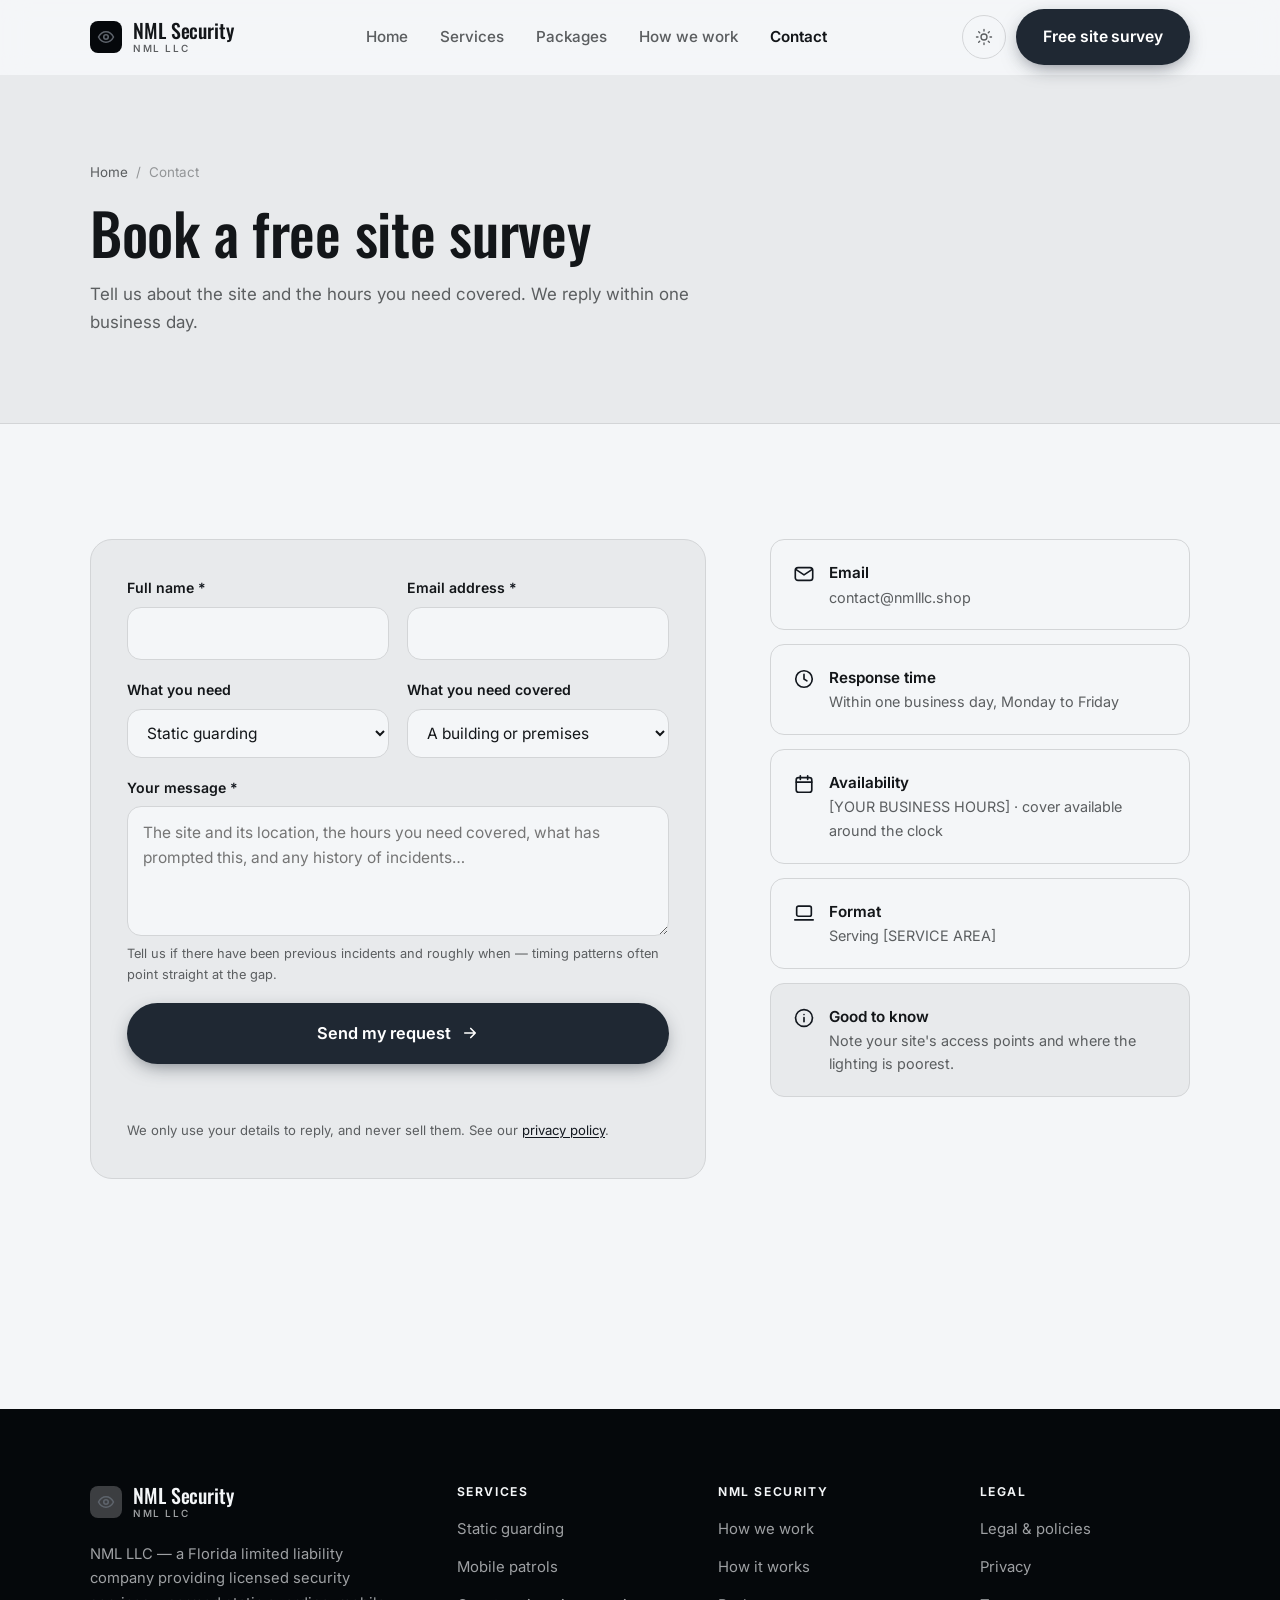
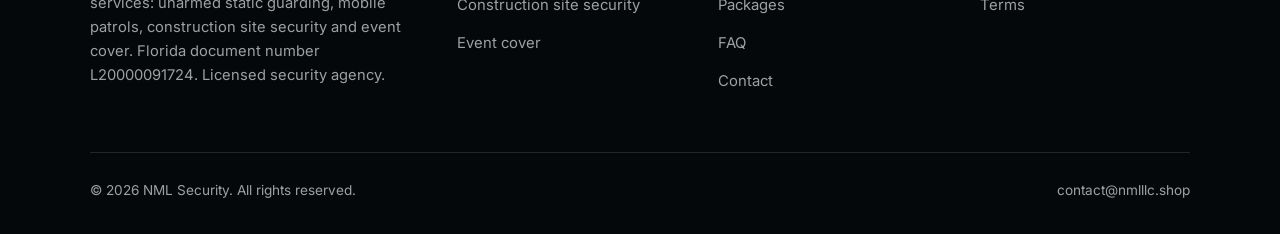
<file: contact.html>
<!DOCTYPE html>
<html lang="en" class="no-js">
<head>
<meta charset="utf-8">
<meta name="viewport" content="width=device-width, initial-scale=1">
<title>Contact — NML Security</title>
<meta name="description" content="Contact NML LLC about security cover. We reply within one business day.">
<link rel="canonical" href="https://nmlllc.shop/contact.html">

<meta property="og:type" content="website">
<meta property="og:url" content="https://nmlllc.shop/contact.html">
<meta property="og:site_name" content="NML Security">
<meta property="og:locale" content="en_US">
<meta property="og:title" content="Contact — NML Security">
<meta property="og:description" content="Contact NML LLC about security cover. We reply within one business day.">
<meta name="theme-color" content="#05080b">

<link rel="icon" href="assets/img/favicon.svg" type="image/svg+xml">
<link rel="preconnect" href="https://fonts.googleapis.com">
<link rel="preconnect" href="https://fonts.gstatic.com" crossorigin>
<link rel="stylesheet" href="https://fonts.googleapis.com/css2?family=Oswald:wght@400;500;600;700&family=Inter:wght@400..700&display=swap">
<link rel="stylesheet" href="assets/css/style.css">

<!-- Thème appliqué avant le premier rendu (évite le flash) -->
<script>
document.documentElement.classList.remove('no-js');
(function(){try{var t=localStorage.getItem('site-theme');if(t){document.documentElement.setAttribute('data-theme',t);}}catch(e){}})();
</script>
</head>

<body>
<a class="skip-link" href="#main">Skip to main content</a>

<header class="site-header">
  <nav class="wrap nav" aria-label="Main navigation">
    <a class="brand" href="index.html">
      <svg class="brand__mark" viewBox="0 0 64 64" aria-hidden="true">
        <rect class="bm-bg" width="64" height="64" rx="16"/>
        <g class="bm-ic" transform="translate(14 14) scale(1.5)" fill="none" stroke-width="2.1" stroke-linecap="round" stroke-linejoin="round"><path d="M2 12s3.6-7 10-7 10 7 10 7-3.6 7-10 7S2 12 2 12z"/><circle cx="12" cy="12" r="3"/></g>
      </svg>
      <span>NML Security<span class="brand__sub">NML LLC</span></span>
    </a>

    <ul class="nav__links" id="nav-links">
      <li><a href="index.html">Home</a></li>
      <li><a href="programs.html">Services</a></li>
      <li><a href="index.html#pricing">Packages</a></li>
      <li><a href="about.html">How we work</a></li>
      <li><a href="contact.html" aria-current="page">Contact</a></li>
      <li><a class="btn btn--primary" href="contact.html">Free site survey</a></li>
    </ul>

    <div class="nav__cta">
      <button class="theme-toggle" type="button" aria-label="Switch to dark theme">
        <svg class="icon-sun" viewBox="0 0 24 24" fill="none" stroke="currentColor" stroke-width="1.8" stroke-linecap="round" aria-hidden="true"><circle cx="12" cy="12" r="4"/><path d="M12 2v2m0 16v2M2 12h2m16 0h2M4.9 4.9l1.4 1.4m11.4 11.4 1.4 1.4M19.1 4.9l-1.4 1.4M6.3 17.7l-1.4 1.4"/></svg>
        <svg class="icon-moon" viewBox="0 0 24 24" fill="none" stroke="currentColor" stroke-width="1.8" stroke-linecap="round" stroke-linejoin="round" aria-hidden="true"><path d="M21 12.8A9 9 0 1 1 11.2 3a7 7 0 0 0 9.8 9.8z"/></svg>
      </button>
      <a class="btn btn--primary" href="contact.html">Free site survey</a>
      <button class="nav__toggle" type="button" aria-expanded="false" aria-controls="nav-links" aria-label="Open menu">
        <svg class="icon-open" viewBox="0 0 24 24" fill="none" stroke="currentColor" stroke-width="2" stroke-linecap="round" aria-hidden="true"><path d="M3 6h18M3 12h18M3 18h18"/></svg>
        <svg class="icon-close" viewBox="0 0 24 24" fill="none" stroke="currentColor" stroke-width="2" stroke-linecap="round" aria-hidden="true"><path d="M6 6l12 12M18 6L6 18"/></svg>
      </button>
    </div>
  </nav>
</header>

<main id="main">

<section class="page-head">
  <div class="wrap">
    <nav class="breadcrumb" aria-label="Breadcrumb">
      <a href="index.html">Home</a><span>/</span><span aria-current="page">Contact</span>
    </nav>
    <h1>Book a free site survey</h1>
    <p>Tell us about the site and the hours you need covered. We reply within one business day.</p>
  </div>
</section>

<section class="section wrap">
  <div class="form-layout">

    <!--
      FORM: the action attribute holds a placeholder id. Create a free form at
      https://formspree.io and replace VOTRE_ID_FORMSPREE. Until then, the button
      opens the visitor's email app with a pre-filled message to contact@nmlllc.shop.
    -->
    <form class="form" id="contact-form" action="https://formspree.io/f/VOTRE_ID_FORMSPREE" method="POST"
          data-email="contact@nmlllc.shop" data-subject="Security enquiry"
          data-msg-mail="Your email app will open with the message ready to send." data-msg-sending="Sending…"
          data-msg-ok="Thanks! Your message is on its way. We reply within one business day." data-msg-err="Sending failed. Please email us directly at">
      <div class="form__row">
        <div class="field">
          <label for="nom">Full name <span class="req" aria-hidden="true">*</span></label>
          <input type="text" id="nom" name="nom" autocomplete="name" required>
        </div>
        <div class="field">
          <label for="email">Email address <span class="req" aria-hidden="true">*</span></label>
          <input type="email" id="email" name="email" autocomplete="email" required>
        </div>
      </div>

      <div class="form__row">
        <div class="field">
          <label for="programme">What you need</label>
          <select id="programme" name="programme">
            <option>Static guarding</option>
            <option>Mobile patrols</option>
            <option>Construction site security</option>
            <option>Event cover</option>
            <option>Not sure yet</option>
          </select>
        </div>
        <div class="field">
          <label for="niveau">What you need covered</label>
          <select id="niveau" name="niveau">
            <option>A building or premises</option>
            <option>Mobile patrols</option>
            <option>A construction site</option>
            <option>An event</option>
          </select>
        </div>
      </div>

      <div class="field">
        <label for="message">Your message <span class="req" aria-hidden="true">*</span></label>
        <textarea id="message" name="message" required placeholder="The site and its location, the hours you need covered, what has prompted this, and any history of incidents…"></textarea>
        <span class="field__hint">Tell us if there have been previous incidents and roughly when — timing patterns often point straight at the gap.</span>
      </div>

      <!-- Bot trap: hidden from humans -->
      <div class="visually-hidden" aria-hidden="true">
        <label for="site-web">Leave this field empty</label>
        <input type="text" id="site-web" name="_gotcha" tabindex="-1" autocomplete="off">
      </div>

      <button class="btn btn--primary btn--lg" type="submit">Send my request <svg viewBox="0 0 24 24" fill="none" stroke="currentColor" stroke-width="2.2" stroke-linecap="round" stroke-linejoin="round" aria-hidden="true"><path d="M5 12h14M13 6l6 6-6 6"/></svg></button>

      <p id="form-status" class="form__status" role="status" aria-live="polite"></p>

      <p class="form__note">
        We only use your details to reply, and never sell them. See our <a href="legal.html#privacy">privacy policy</a>.
      </p>
    </form>

    <aside class="contact-aside">
      <div class="contact-card">
        <svg viewBox="0 0 24 24" fill="none" stroke="currentColor" stroke-width="1.8" stroke-linecap="round" stroke-linejoin="round" aria-hidden="true"><rect x="2.5" y="5" width="19" height="14" rx="3"/><path d="M3 7l9 6 9-6"/></svg>
        <div><b>Email</b><a href="mailto:contact@nmlllc.shop">contact@nmlllc.shop</a></div>
      </div>
      <div class="contact-card">
        <svg viewBox="0 0 24 24" fill="none" stroke="currentColor" stroke-width="1.8" stroke-linecap="round" stroke-linejoin="round" aria-hidden="true"><circle cx="12" cy="12" r="9"/><path d="M12 7v5l3.2 2"/></svg>
        <div><b>Response time</b><span>Within one business day, Monday to Friday</span></div>
      </div>
      <div class="contact-card">
        <svg viewBox="0 0 24 24" fill="none" stroke="currentColor" stroke-width="1.8" stroke-linecap="round" stroke-linejoin="round" aria-hidden="true"><rect x="3.5" y="5" width="17" height="16" rx="2.5"/><path d="M8 3v4M16 3v4M3.5 10h17"/></svg>
        <div><b>Availability</b><span>[YOUR BUSINESS HOURS] · cover available around the clock</span></div>
      </div>
      <div class="contact-card">
        <svg viewBox="0 0 24 24" fill="none" stroke="currentColor" stroke-width="1.8" stroke-linecap="round" stroke-linejoin="round" aria-hidden="true"><rect x="4" y="4.5" width="16" height="11" rx="2"/><path d="M2 19.5h20"/></svg>
        <div><b>Format</b><span>Serving [SERVICE AREA]</span></div>
      </div>
      <div class="contact-card contact-card--soft">
        <svg viewBox="0 0 24 24" fill="none" stroke="currentColor" stroke-width="1.8" stroke-linecap="round" stroke-linejoin="round" aria-hidden="true"><circle cx="12" cy="12" r="9.2"/><path d="M12 16v-4.5M12 8.2v.1"/></svg>
        <div><b>Good to know</b><span>Note your site's access points and where the lighting is poorest.</span></div>
      </div>
    </aside>

  </div>
</section>

</main>

<footer class="site-footer">
  <div class="wrap">
    <div class="footer__grid">
      <div class="footer__brand">
        <a class="brand" href="index.html">
          <svg class="brand__mark" viewBox="0 0 64 64" aria-hidden="true">
        <rect class="bm-bg" width="64" height="64" rx="16"/>
        <g class="bm-ic" transform="translate(14 14) scale(1.5)" fill="none" stroke-width="2.1" stroke-linecap="round" stroke-linejoin="round"><path d="M2 12s3.6-7 10-7 10 7 10 7-3.6 7-10 7S2 12 2 12z"/><circle cx="12" cy="12" r="3"/></g>
      </svg>
          <span>NML Security<span class="brand__sub">NML LLC</span></span>
        </a>
        <p>NML LLC — a Florida limited liability company providing licensed security services: unarmed static guarding, mobile patrols, construction site security and event cover. Florida document number L20000091724. Licensed security agency.</p>
      </div>

      <div class="footer__col">
        <h4>Services</h4>
        <ul>
          <li><a href="programs.html#static">Static guarding</a></li>
          <li><a href="programs.html#patrols">Mobile patrols</a></li>
          <li><a href="programs.html#construction">Construction site security</a></li>
          <li><a href="programs.html#events">Event cover</a></li>
        </ul>
      </div>

      <div class="footer__col">
        <h4>NML Security</h4>
        <ul>
          <li><a href="about.html">How we work</a></li>
          <li><a href="index.html#how-it-works">How it works</a></li>
          <li><a href="index.html#pricing">Packages</a></li>
          <li><a href="index.html#faq">FAQ</a></li>
          <li><a href="contact.html">Contact</a></li>
        </ul>
      </div>

      <div class="footer__col">
        <h4>Legal</h4>
        <ul>
          <li><a href="legal.html">Legal &amp; policies</a></li>
          <li><a href="legal.html#privacy">Privacy</a></li>
          <li><a href="legal.html#terms">Terms</a></li>
        </ul>
      </div>
    </div>

    <div class="footer__bottom">
      <p>© <span data-year>2026</span> NML Security. All rights reserved.</p>
      <p><a href="mailto:contact@nmlllc.shop">contact@nmlllc.shop</a></p>
    </div>
  </div>
</footer>

<script src="assets/js/main.js" defer></script>
</body>
</html>
</file>
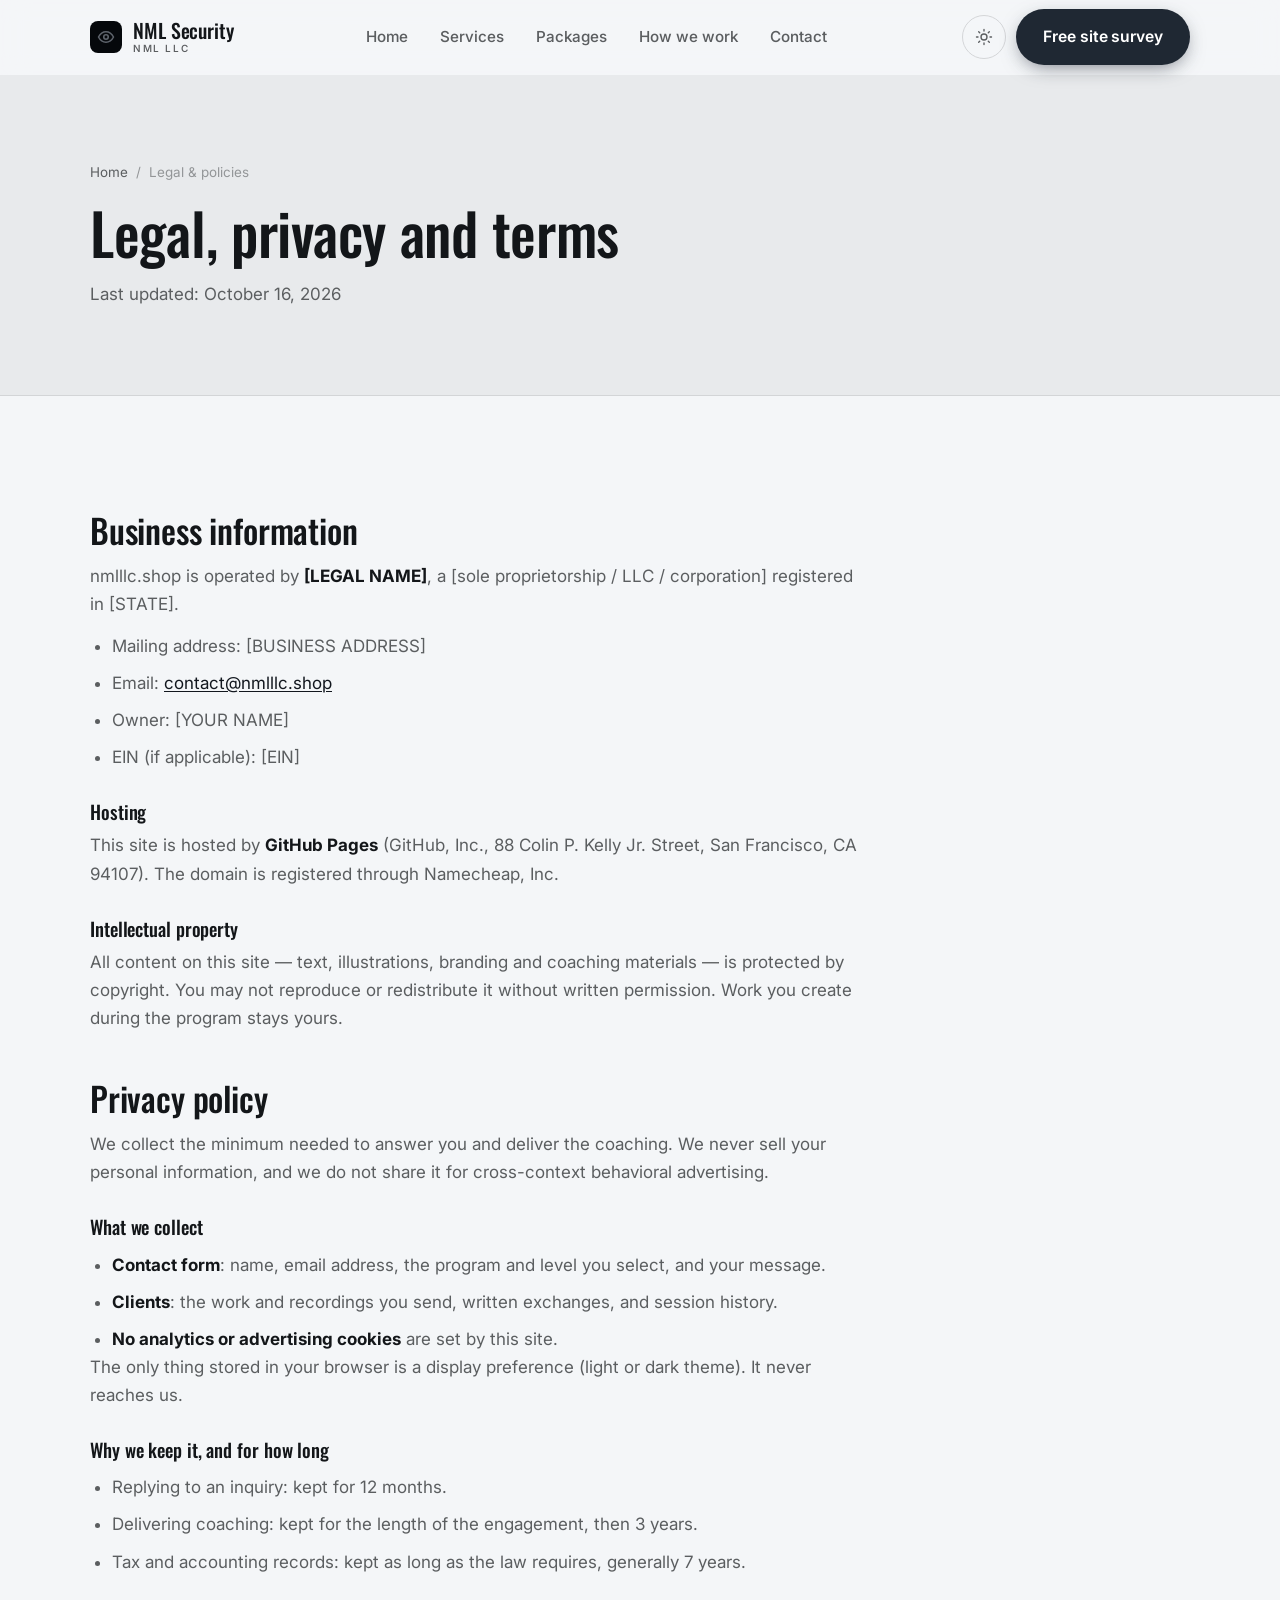
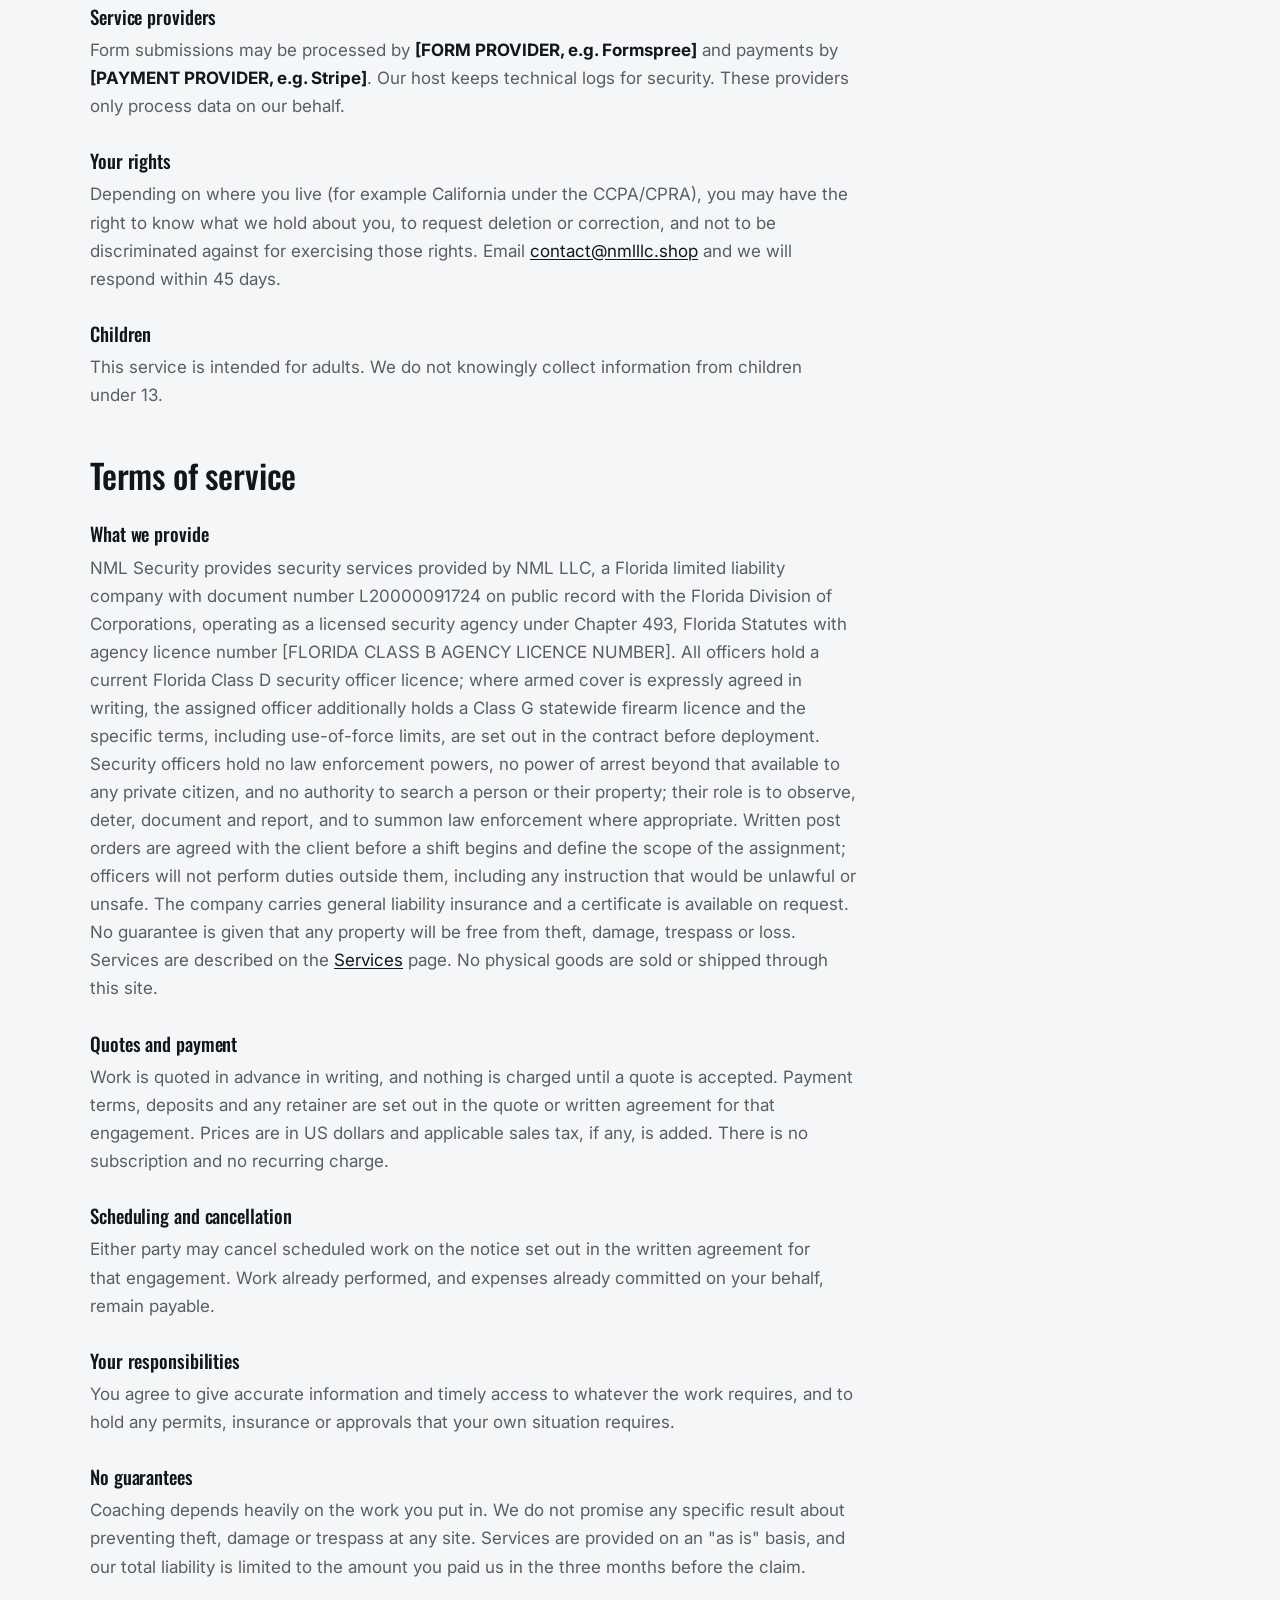
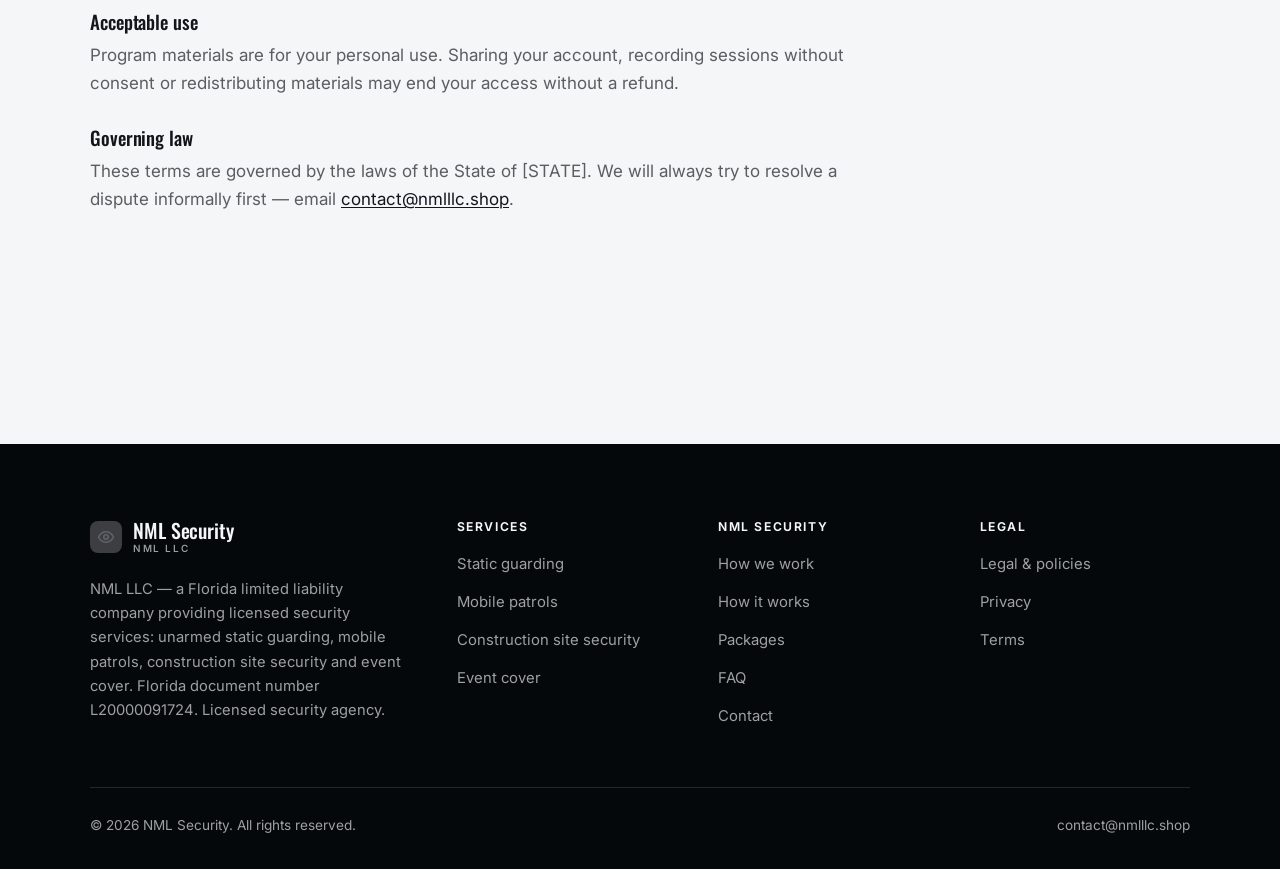
<file: legal.html>
<!DOCTYPE html>
<html lang="en" class="no-js">
<head>
<meta charset="utf-8">
<meta name="viewport" content="width=device-width, initial-scale=1">
<title>Legal, privacy and terms — NML Security</title>
<meta name="description" content="Business information, privacy policy and terms of service for NML Security.">
<meta name="robots" content="noindex">

<meta property="og:type" content="website">
<meta property="og:url" content="https://nmlllc.shop/legal.html">
<meta property="og:site_name" content="NML Security">
<meta property="og:locale" content="en_US">
<meta property="og:title" content="Legal, privacy and terms — NML Security">
<meta property="og:description" content="Business information, privacy policy and terms of service for NML Security.">
<meta name="theme-color" content="#05080b">

<link rel="icon" href="assets/img/favicon.svg" type="image/svg+xml">
<link rel="preconnect" href="https://fonts.googleapis.com">
<link rel="preconnect" href="https://fonts.gstatic.com" crossorigin>
<link rel="stylesheet" href="https://fonts.googleapis.com/css2?family=Oswald:wght@400;500;600;700&family=Inter:wght@400..700&display=swap">
<link rel="stylesheet" href="assets/css/style.css">

<!-- Thème appliqué avant le premier rendu (évite le flash) -->
<script>
document.documentElement.classList.remove('no-js');
(function(){try{var t=localStorage.getItem('site-theme');if(t){document.documentElement.setAttribute('data-theme',t);}}catch(e){}})();
</script>
</head>

<body>
<a class="skip-link" href="#main">Skip to main content</a>

<header class="site-header">
  <nav class="wrap nav" aria-label="Main navigation">
    <a class="brand" href="index.html">
      <svg class="brand__mark" viewBox="0 0 64 64" aria-hidden="true">
        <rect class="bm-bg" width="64" height="64" rx="16"/>
        <g class="bm-ic" transform="translate(14 14) scale(1.5)" fill="none" stroke-width="2.1" stroke-linecap="round" stroke-linejoin="round"><path d="M2 12s3.6-7 10-7 10 7 10 7-3.6 7-10 7S2 12 2 12z"/><circle cx="12" cy="12" r="3"/></g>
      </svg>
      <span>NML Security<span class="brand__sub">NML LLC</span></span>
    </a>

    <ul class="nav__links" id="nav-links">
      <li><a href="index.html">Home</a></li>
      <li><a href="programs.html">Services</a></li>
      <li><a href="index.html#pricing">Packages</a></li>
      <li><a href="about.html">How we work</a></li>
      <li><a href="contact.html">Contact</a></li>
      <li><a class="btn btn--primary" href="contact.html">Free site survey</a></li>
    </ul>

    <div class="nav__cta">
      <button class="theme-toggle" type="button" aria-label="Switch to dark theme">
        <svg class="icon-sun" viewBox="0 0 24 24" fill="none" stroke="currentColor" stroke-width="1.8" stroke-linecap="round" aria-hidden="true"><circle cx="12" cy="12" r="4"/><path d="M12 2v2m0 16v2M2 12h2m16 0h2M4.9 4.9l1.4 1.4m11.4 11.4 1.4 1.4M19.1 4.9l-1.4 1.4M6.3 17.7l-1.4 1.4"/></svg>
        <svg class="icon-moon" viewBox="0 0 24 24" fill="none" stroke="currentColor" stroke-width="1.8" stroke-linecap="round" stroke-linejoin="round" aria-hidden="true"><path d="M21 12.8A9 9 0 1 1 11.2 3a7 7 0 0 0 9.8 9.8z"/></svg>
      </button>
      <a class="btn btn--primary" href="contact.html">Free site survey</a>
      <button class="nav__toggle" type="button" aria-expanded="false" aria-controls="nav-links" aria-label="Open menu">
        <svg class="icon-open" viewBox="0 0 24 24" fill="none" stroke="currentColor" stroke-width="2" stroke-linecap="round" aria-hidden="true"><path d="M3 6h18M3 12h18M3 18h18"/></svg>
        <svg class="icon-close" viewBox="0 0 24 24" fill="none" stroke="currentColor" stroke-width="2" stroke-linecap="round" aria-hidden="true"><path d="M6 6l12 12M18 6L6 18"/></svg>
      </button>
    </div>
  </nav>
</header>

<main id="main">

<section class="page-head">
  <div class="wrap">
    <nav class="breadcrumb" aria-label="Breadcrumb">
      <a href="index.html">Home</a><span>/</span><span aria-current="page">Legal &amp; policies</span>
    </nav>
    <h1>Legal, privacy and terms</h1>
    <p>Last updated: <time datetime="2026-10-16">October 16, 2026</time></p>
  </div>
</section>

<section class="section wrap">
  <div class="prose">

    <!--
      TO DO: this is a skeleton, not legal advice. Replace every [BRACKET] with
      your real details before selling, and have a lawyer review it if you can.
      Consumer protection rules differ by state.
    -->

    <h2 id="business">Business information</h2>
    <p>
      nmlllc.shop is operated by <strong>[LEGAL NAME]</strong>, a [sole proprietorship / LLC / corporation]
      registered in [STATE].
    </p>
    <ul>
      <li>Mailing address: [BUSINESS ADDRESS]</li>
      <li>Email: <a href="mailto:contact@nmlllc.shop">contact@nmlllc.shop</a></li>
      <li>Owner: [YOUR NAME]</li>
      <li>EIN (if applicable): [EIN]</li>
    </ul>

    <h3>Hosting</h3>
    <p>
      This site is hosted by <strong>GitHub Pages</strong> (GitHub, Inc., 88 Colin P. Kelly Jr. Street,
      San Francisco, CA 94107). The domain is registered through Namecheap, Inc.
    </p>

    <h3>Intellectual property</h3>
    <p>
      All content on this site — text, illustrations, branding and coaching materials — is protected by
      copyright. You may not reproduce or redistribute it without written permission. Work you create during
      the program stays yours.
    </p>

    <h2 id="privacy">Privacy policy</h2>
    <p>
      We collect the minimum needed to answer you and deliver the coaching. We never sell your personal
      information, and we do not share it for cross-context behavioral advertising.
    </p>
    <h3>What we collect</h3>
    <ul>
      <li><strong>Contact form</strong>: name, email address, the program and level you select, and your message.</li>
      <li><strong>Clients</strong>: the work and recordings you send, written exchanges, and session history.</li>
      <li><strong>No analytics or advertising cookies</strong> are set by this site.</li>
    </ul>
    <p>
      The only thing stored in your browser is a display preference (light or dark theme). It never reaches us.
    </p>
    <h3>Why we keep it, and for how long</h3>
    <ul>
      <li>Replying to an inquiry: kept for 12 months.</li>
      <li>Delivering coaching: kept for the length of the engagement, then 3 years.</li>
      <li>Tax and accounting records: kept as long as the law requires, generally 7 years.</li>
    </ul>
    <h3>Service providers</h3>
    <p>
      Form submissions may be processed by <strong>[FORM PROVIDER, e.g. Formspree]</strong> and payments by
      <strong>[PAYMENT PROVIDER, e.g. Stripe]</strong>. Our host keeps technical logs for security. These
      providers only process data on our behalf.
    </p>
    <h3>Your rights</h3>
    <p>
      Depending on where you live (for example California under the CCPA/CPRA), you may have the right to
      know what we hold about you, to request deletion or correction, and not to be discriminated against for
      exercising those rights. Email <a href="mailto:contact@nmlllc.shop">contact@nmlllc.shop</a> and we will respond within 45 days.
    </p>
    <h3>Children</h3>
    <p>
      This service is intended for adults. We do not knowingly collect information from children under 13.
    </p>

    <h2 id="terms">Terms of service</h2>
    <h3>What we provide</h3>
    <p>
      NML Security provides security services provided by NML LLC, a Florida limited liability company with document number L20000091724 on public record with the Florida Division of Corporations, operating as a licensed security agency under Chapter 493, Florida Statutes with agency licence number [FLORIDA CLASS B AGENCY LICENCE NUMBER]. All officers hold a current Florida Class D security officer licence; where armed cover is expressly agreed in writing, the assigned officer additionally holds a Class G statewide firearm licence and the specific terms, including use-of-force limits, are set out in the contract before deployment. Security officers hold no law enforcement powers, no power of arrest beyond that available to any private citizen, and no authority to search a person or their property; their role is to observe, deter, document and report, and to summon law enforcement where appropriate. Written post orders are agreed with the client before a shift begins and define the scope of the assignment; officers will not perform duties outside them, including any instruction that would be unlawful or unsafe. The company carries general liability insurance and a certificate is available on request. No guarantee is given that any property will be free from theft, damage, trespass or loss. Services are described on the
      <a href="programs.html">Services</a> page. No physical goods are sold or shipped through this site.
    </p>
    <h3>Quotes and payment</h3>
    <p>
      Work is quoted in advance in writing, and nothing is charged until a quote is accepted. Payment terms,
      deposits and any retainer are set out in the quote or written agreement for that engagement. Prices are in
      US dollars and applicable sales tax, if any, is added. There is no subscription and no recurring charge.
    </p>
    <h3>Scheduling and cancellation</h3>
    <p>
      Either party may cancel scheduled work on the notice set out in the written agreement for that engagement.
      Work already performed, and expenses already committed on your behalf, remain payable.
    </p>
    <h3>Your responsibilities</h3>
    <p>
      You agree to give accurate information and timely access to whatever the work requires, and to hold any
      permits, insurance or approvals that your own situation requires.
    </p>

    <h3>No guarantees</h3>
    <p>
      Coaching depends heavily on the work you put in. We do not promise any specific result
      about preventing theft, damage or trespass at any site. Services are provided on an "as is" basis, and our total
      liability is limited to the amount you paid us in the three months before the claim.
    </p>
    <h3>Acceptable use</h3>
    <p>
      Program materials are for your personal use. Sharing your account, recording sessions without consent
      or redistributing materials may end your access without a refund.
    </p>
    <h3>Governing law</h3>
    <p>
      These terms are governed by the laws of the State of [STATE]. We will always try to resolve a dispute
      informally first — email <a href="mailto:contact@nmlllc.shop">contact@nmlllc.shop</a>.
    </p>

  </div>
</section>

</main>

<footer class="site-footer">
  <div class="wrap">
    <div class="footer__grid">
      <div class="footer__brand">
        <a class="brand" href="index.html">
          <svg class="brand__mark" viewBox="0 0 64 64" aria-hidden="true">
        <rect class="bm-bg" width="64" height="64" rx="16"/>
        <g class="bm-ic" transform="translate(14 14) scale(1.5)" fill="none" stroke-width="2.1" stroke-linecap="round" stroke-linejoin="round"><path d="M2 12s3.6-7 10-7 10 7 10 7-3.6 7-10 7S2 12 2 12z"/><circle cx="12" cy="12" r="3"/></g>
      </svg>
          <span>NML Security<span class="brand__sub">NML LLC</span></span>
        </a>
        <p>NML LLC — a Florida limited liability company providing licensed security services: unarmed static guarding, mobile patrols, construction site security and event cover. Florida document number L20000091724. Licensed security agency.</p>
      </div>

      <div class="footer__col">
        <h4>Services</h4>
        <ul>
          <li><a href="programs.html#static">Static guarding</a></li>
          <li><a href="programs.html#patrols">Mobile patrols</a></li>
          <li><a href="programs.html#construction">Construction site security</a></li>
          <li><a href="programs.html#events">Event cover</a></li>
        </ul>
      </div>

      <div class="footer__col">
        <h4>NML Security</h4>
        <ul>
          <li><a href="about.html">How we work</a></li>
          <li><a href="index.html#how-it-works">How it works</a></li>
          <li><a href="index.html#pricing">Packages</a></li>
          <li><a href="index.html#faq">FAQ</a></li>
          <li><a href="contact.html">Contact</a></li>
        </ul>
      </div>

      <div class="footer__col">
        <h4>Legal</h4>
        <ul>
          <li><a href="legal.html">Legal &amp; policies</a></li>
          <li><a href="legal.html#privacy">Privacy</a></li>
          <li><a href="legal.html#terms">Terms</a></li>
        </ul>
      </div>
    </div>

    <div class="footer__bottom">
      <p>© <span data-year>2026</span> NML Security. All rights reserved.</p>
      <p><a href="mailto:contact@nmlllc.shop">contact@nmlllc.shop</a></p>
    </div>
  </div>
</footer>

<script src="assets/js/main.js" defer></script>
</body>
</html>
</file>
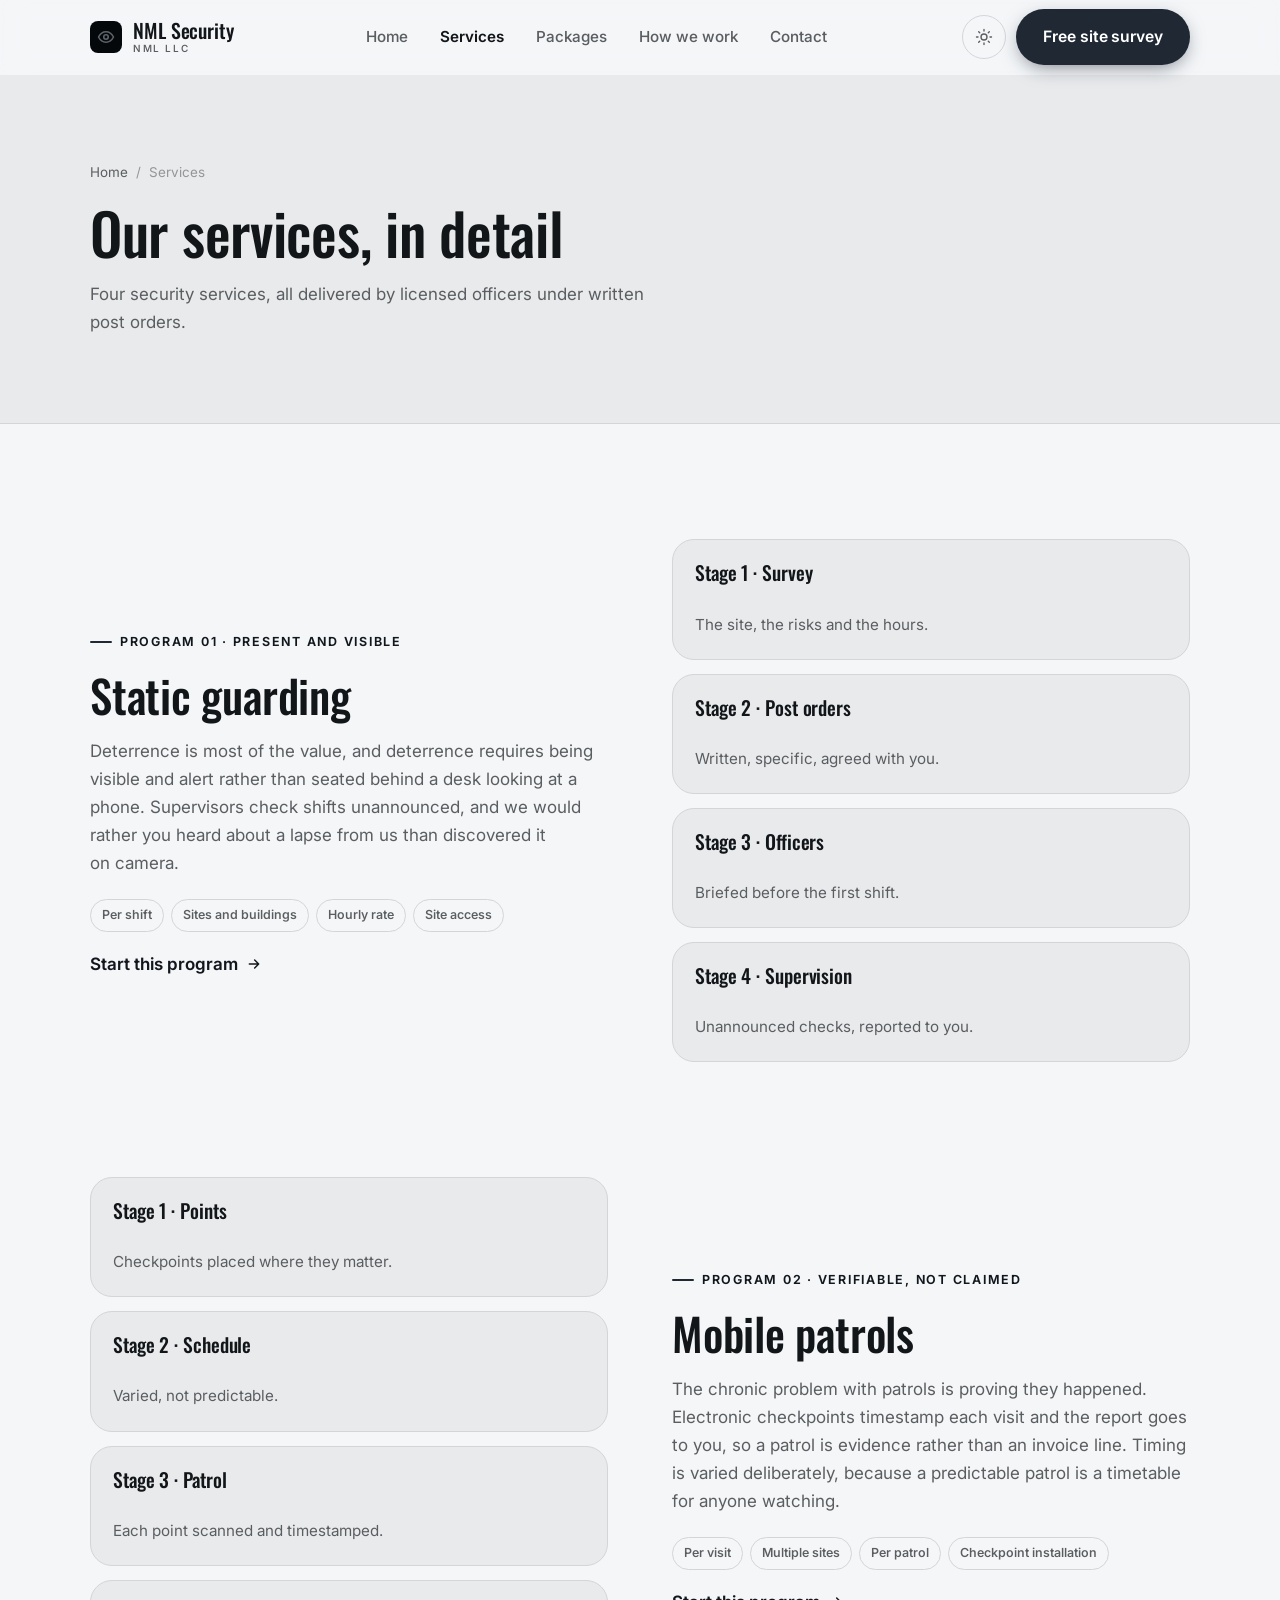
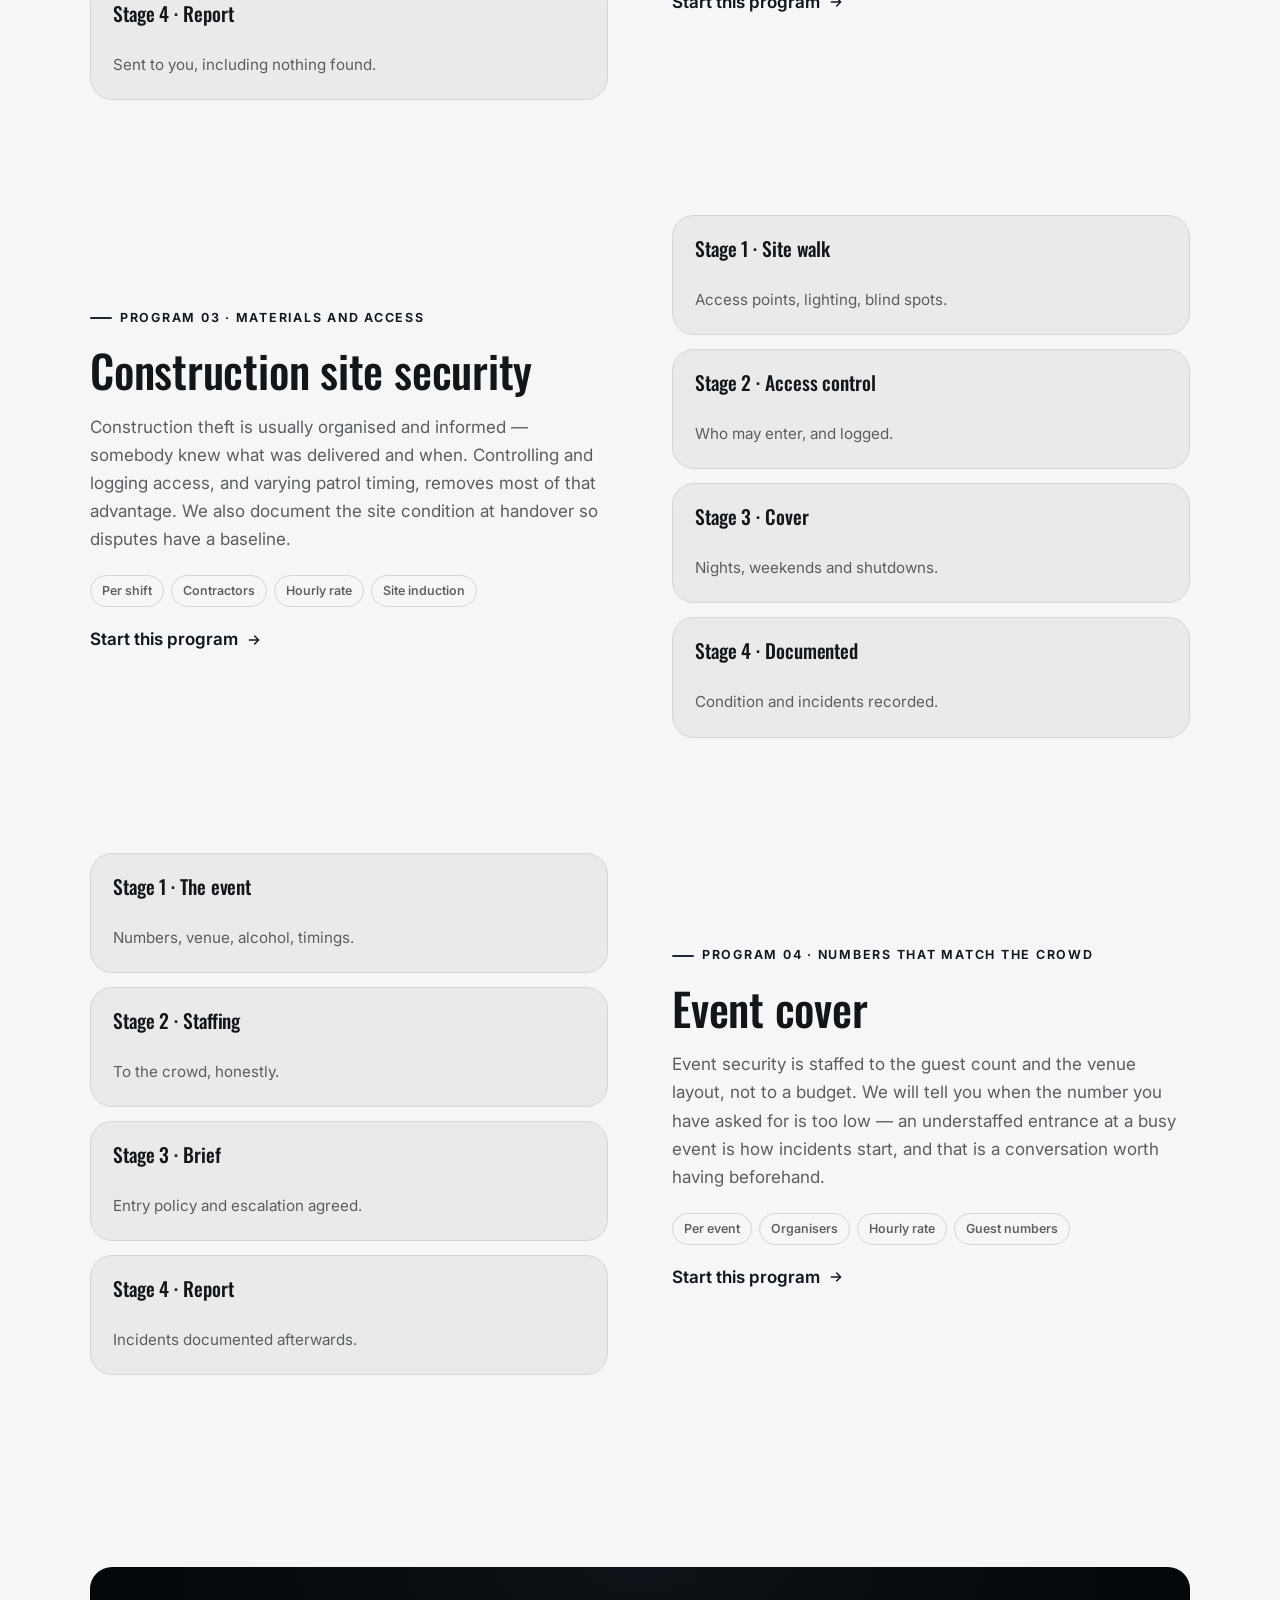
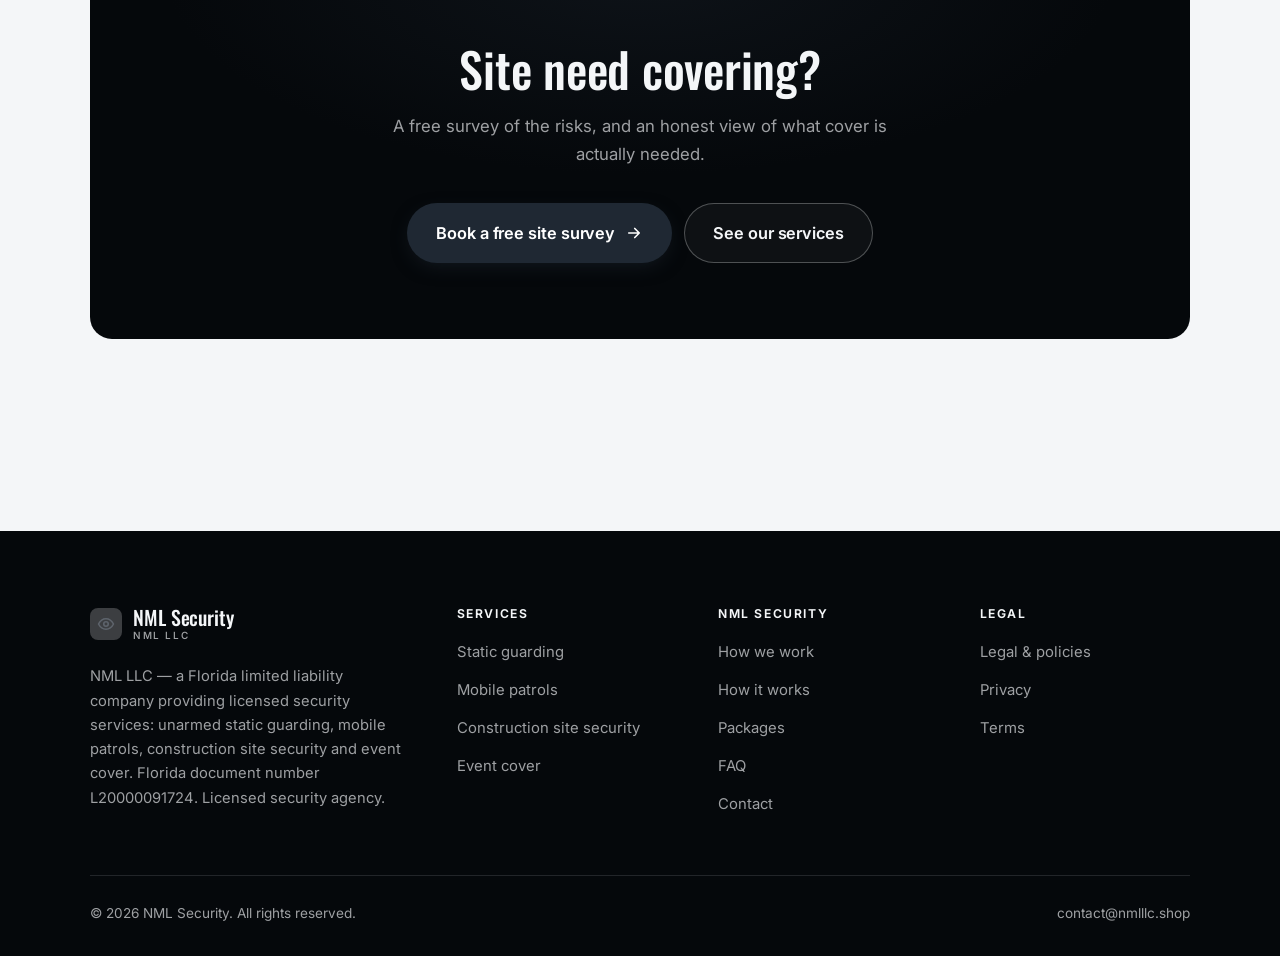
<file: programs.html>
<!DOCTYPE html>
<html lang="en" class="no-js">
<head>
<meta charset="utf-8">
<meta name="viewport" content="width=device-width, initial-scale=1">
<title>Services — NML Security</title>
<meta name="description" content="Services of NML LLC: static guarding, mobile patrols, construction site security, and event cover.">
<link rel="canonical" href="https://nmlllc.shop/programs.html">

<meta property="og:type" content="website">
<meta property="og:url" content="https://nmlllc.shop/programs.html">
<meta property="og:site_name" content="NML Security">
<meta property="og:locale" content="en_US">
<meta property="og:title" content="Services — NML Security">
<meta property="og:description" content="Services of NML LLC: static guarding, mobile patrols, construction site security, and event cover.">
<meta name="theme-color" content="#05080b">

<link rel="icon" href="assets/img/favicon.svg" type="image/svg+xml">
<link rel="preconnect" href="https://fonts.googleapis.com">
<link rel="preconnect" href="https://fonts.gstatic.com" crossorigin>
<link rel="stylesheet" href="https://fonts.googleapis.com/css2?family=Oswald:wght@400;500;600;700&family=Inter:wght@400..700&display=swap">
<link rel="stylesheet" href="assets/css/style.css">

<!-- Thème appliqué avant le premier rendu (évite le flash) -->
<script>
document.documentElement.classList.remove('no-js');
(function(){try{var t=localStorage.getItem('site-theme');if(t){document.documentElement.setAttribute('data-theme',t);}}catch(e){}})();
</script>
</head>

<body>
<a class="skip-link" href="#main">Skip to main content</a>

<header class="site-header">
  <nav class="wrap nav" aria-label="Main navigation">
    <a class="brand" href="index.html">
      <svg class="brand__mark" viewBox="0 0 64 64" aria-hidden="true">
        <rect class="bm-bg" width="64" height="64" rx="16"/>
        <g class="bm-ic" transform="translate(14 14) scale(1.5)" fill="none" stroke-width="2.1" stroke-linecap="round" stroke-linejoin="round"><path d="M2 12s3.6-7 10-7 10 7 10 7-3.6 7-10 7S2 12 2 12z"/><circle cx="12" cy="12" r="3"/></g>
      </svg>
      <span>NML Security<span class="brand__sub">NML LLC</span></span>
    </a>

    <ul class="nav__links" id="nav-links">
      <li><a href="index.html">Home</a></li>
      <li><a href="programs.html" aria-current="page">Services</a></li>
      <li><a href="index.html#pricing">Packages</a></li>
      <li><a href="about.html">How we work</a></li>
      <li><a href="contact.html">Contact</a></li>
      <li><a class="btn btn--primary" href="contact.html">Free site survey</a></li>
    </ul>

    <div class="nav__cta">
      <button class="theme-toggle" type="button" aria-label="Switch to dark theme">
        <svg class="icon-sun" viewBox="0 0 24 24" fill="none" stroke="currentColor" stroke-width="1.8" stroke-linecap="round" aria-hidden="true"><circle cx="12" cy="12" r="4"/><path d="M12 2v2m0 16v2M2 12h2m16 0h2M4.9 4.9l1.4 1.4m11.4 11.4 1.4 1.4M19.1 4.9l-1.4 1.4M6.3 17.7l-1.4 1.4"/></svg>
        <svg class="icon-moon" viewBox="0 0 24 24" fill="none" stroke="currentColor" stroke-width="1.8" stroke-linecap="round" stroke-linejoin="round" aria-hidden="true"><path d="M21 12.8A9 9 0 1 1 11.2 3a7 7 0 0 0 9.8 9.8z"/></svg>
      </button>
      <a class="btn btn--primary" href="contact.html">Free site survey</a>
      <button class="nav__toggle" type="button" aria-expanded="false" aria-controls="nav-links" aria-label="Open menu">
        <svg class="icon-open" viewBox="0 0 24 24" fill="none" stroke="currentColor" stroke-width="2" stroke-linecap="round" aria-hidden="true"><path d="M3 6h18M3 12h18M3 18h18"/></svg>
        <svg class="icon-close" viewBox="0 0 24 24" fill="none" stroke="currentColor" stroke-width="2" stroke-linecap="round" aria-hidden="true"><path d="M6 6l12 12M18 6L6 18"/></svg>
      </button>
    </div>
  </nav>
</header>

<main id="main">

<section class="page-head">
  <div class="wrap">
    <nav class="breadcrumb" aria-label="Breadcrumb">
      <a href="index.html">Home</a><span>/</span><span aria-current="page">Services</span>
    </nav>
    <h1>Our services, in detail</h1>
    <p>Four security services, all delivered by licensed officers under written post orders.</p>
  </div>
</section>

<section class="section wrap" id="static">
  <div class="split reveal">
    <div>
      <span class="eyebrow">Program 01 · Present and visible</span>
      <h2>Static guarding</h2>
      <p>Deterrence is most of the value, and deterrence requires being visible and alert rather than seated behind a desk looking at a phone. Supervisors check shifts unannounced, and we would rather you heard about a lapse from us than discovered it on camera.</p>
      <ul class="tags"><li>Per shift</li><li>Sites and buildings</li><li>Hourly rate</li><li>Site access</li></ul>
      <p><a class="arrow-link" href="contact.html">Start this program <svg viewBox="0 0 24 24" fill="none" stroke="currentColor" stroke-width="2.2" stroke-linecap="round" stroke-linejoin="round" aria-hidden="true"><path d="M5 12h14M13 6l6 6-6 6"/></svg></a></p>
    </div>
    <div class="grid grid--2 grid--tight">
      <article class="card card--sm">
        <h3>Stage 1 · Survey</h3>
        <p>The site, the risks and the hours.</p>
      </article>
      <article class="card card--sm">
        <h3>Stage 2 · Post orders</h3>
        <p>Written, specific, agreed with you.</p>
      </article>
      <article class="card card--sm">
        <h3>Stage 3 · Officers</h3>
        <p>Briefed before the first shift.</p>
      </article>
      <article class="card card--sm">
        <h3>Stage 4 · Supervision</h3>
        <p>Unannounced checks, reported to you.</p>
      </article>
    </div>
  </div>
</section>

<section class="section section--flush wrap" id="patrols">
  <div class="split reveal">
    <div class="grid grid--2 grid--tight">
      <article class="card card--sm">
        <h3>Stage 1 · Points</h3>
        <p>Checkpoints placed where they matter.</p>
      </article>
      <article class="card card--sm">
        <h3>Stage 2 · Schedule</h3>
        <p>Varied, not predictable.</p>
      </article>
      <article class="card card--sm">
        <h3>Stage 3 · Patrol</h3>
        <p>Each point scanned and timestamped.</p>
      </article>
      <article class="card card--sm">
        <h3>Stage 4 · Report</h3>
        <p>Sent to you, including nothing found.</p>
      </article>
    </div>
    <div>
      <span class="eyebrow">Program 02 · Verifiable, not claimed</span>
      <h2>Mobile patrols</h2>
      <p>The chronic problem with patrols is proving they happened. Electronic checkpoints timestamp each visit and the report goes to you, so a patrol is evidence rather than an invoice line. Timing is varied deliberately, because a predictable patrol is a timetable for anyone watching.</p>
      <ul class="tags"><li>Per visit</li><li>Multiple sites</li><li>Per patrol</li><li>Checkpoint installation</li></ul>
      <p><a class="arrow-link" href="contact.html">Start this program <svg viewBox="0 0 24 24" fill="none" stroke="currentColor" stroke-width="2.2" stroke-linecap="round" stroke-linejoin="round" aria-hidden="true"><path d="M5 12h14M13 6l6 6-6 6"/></svg></a></p>
    </div>
  </div>
</section>

<section class="section section--flush wrap" id="construction">
  <div class="split reveal">
    <div>
      <span class="eyebrow">Program 03 · Materials and access</span>
      <h2>Construction site security</h2>
      <p>Construction theft is usually organised and informed — somebody knew what was delivered and when. Controlling and logging access, and varying patrol timing, removes most of that advantage. We also document the site condition at handover so disputes have a baseline.</p>
      <ul class="tags"><li>Per shift</li><li>Contractors</li><li>Hourly rate</li><li>Site induction</li></ul>
      <p><a class="arrow-link" href="contact.html">Start this program <svg viewBox="0 0 24 24" fill="none" stroke="currentColor" stroke-width="2.2" stroke-linecap="round" stroke-linejoin="round" aria-hidden="true"><path d="M5 12h14M13 6l6 6-6 6"/></svg></a></p>
    </div>
    <div class="grid grid--2 grid--tight">
      <article class="card card--sm">
        <h3>Stage 1 · Site walk</h3>
        <p>Access points, lighting, blind spots.</p>
      </article>
      <article class="card card--sm">
        <h3>Stage 2 · Access control</h3>
        <p>Who may enter, and logged.</p>
      </article>
      <article class="card card--sm">
        <h3>Stage 3 · Cover</h3>
        <p>Nights, weekends and shutdowns.</p>
      </article>
      <article class="card card--sm">
        <h3>Stage 4 · Documented</h3>
        <p>Condition and incidents recorded.</p>
      </article>
    </div>
  </div>
</section>

<section class="section section--flush wrap" id="events">
  <div class="split reveal">
    <div class="grid grid--2 grid--tight">
      <article class="card card--sm">
        <h3>Stage 1 · The event</h3>
        <p>Numbers, venue, alcohol, timings.</p>
      </article>
      <article class="card card--sm">
        <h3>Stage 2 · Staffing</h3>
        <p>To the crowd, honestly.</p>
      </article>
      <article class="card card--sm">
        <h3>Stage 3 · Brief</h3>
        <p>Entry policy and escalation agreed.</p>
      </article>
      <article class="card card--sm">
        <h3>Stage 4 · Report</h3>
        <p>Incidents documented afterwards.</p>
      </article>
    </div>
    <div>
      <span class="eyebrow">Program 04 · Numbers that match the crowd</span>
      <h2>Event cover</h2>
      <p>Event security is staffed to the guest count and the venue layout, not to a budget. We will tell you when the number you have asked for is too low — an understaffed entrance at a busy event is how incidents start, and that is a conversation worth having beforehand.</p>
      <ul class="tags"><li>Per event</li><li>Organisers</li><li>Hourly rate</li><li>Guest numbers</li></ul>
      <p><a class="arrow-link" href="contact.html">Start this program <svg viewBox="0 0 24 24" fill="none" stroke="currentColor" stroke-width="2.2" stroke-linecap="round" stroke-linejoin="round" aria-hidden="true"><path d="M5 12h14M13 6l6 6-6 6"/></svg></a></p>
    </div>
  </div>
</section>

<section class="wrap section--tight">
  <div class="cta-band reveal">
    <h2>Site need covering?</h2>
    <p>A free survey of the risks, and an honest view of what cover is actually needed.</p>
    <div class="hero__actions">
      <a class="btn btn--primary btn--lg" href="contact.html">Book a free site survey <svg viewBox="0 0 24 24" fill="none" stroke="currentColor" stroke-width="2.2" stroke-linecap="round" stroke-linejoin="round" aria-hidden="true"><path d="M5 12h14M13 6l6 6-6 6"/></svg></a>
      <a class="btn btn--on-dark btn--lg" href="programs.html">See our services</a>
    </div>
  </div>
</section>

</main>

<footer class="site-footer">
  <div class="wrap">
    <div class="footer__grid">
      <div class="footer__brand">
        <a class="brand" href="index.html">
          <svg class="brand__mark" viewBox="0 0 64 64" aria-hidden="true">
        <rect class="bm-bg" width="64" height="64" rx="16"/>
        <g class="bm-ic" transform="translate(14 14) scale(1.5)" fill="none" stroke-width="2.1" stroke-linecap="round" stroke-linejoin="round"><path d="M2 12s3.6-7 10-7 10 7 10 7-3.6 7-10 7S2 12 2 12z"/><circle cx="12" cy="12" r="3"/></g>
      </svg>
          <span>NML Security<span class="brand__sub">NML LLC</span></span>
        </a>
        <p>NML LLC — a Florida limited liability company providing licensed security services: unarmed static guarding, mobile patrols, construction site security and event cover. Florida document number L20000091724. Licensed security agency.</p>
      </div>

      <div class="footer__col">
        <h4>Services</h4>
        <ul>
          <li><a href="programs.html#static">Static guarding</a></li>
          <li><a href="programs.html#patrols">Mobile patrols</a></li>
          <li><a href="programs.html#construction">Construction site security</a></li>
          <li><a href="programs.html#events">Event cover</a></li>
        </ul>
      </div>

      <div class="footer__col">
        <h4>NML Security</h4>
        <ul>
          <li><a href="about.html">How we work</a></li>
          <li><a href="index.html#how-it-works">How it works</a></li>
          <li><a href="index.html#pricing">Packages</a></li>
          <li><a href="index.html#faq">FAQ</a></li>
          <li><a href="contact.html">Contact</a></li>
        </ul>
      </div>

      <div class="footer__col">
        <h4>Legal</h4>
        <ul>
          <li><a href="legal.html">Legal &amp; policies</a></li>
          <li><a href="legal.html#privacy">Privacy</a></li>
          <li><a href="legal.html#terms">Terms</a></li>
        </ul>
      </div>
    </div>

    <div class="footer__bottom">
      <p>© <span data-year>2026</span> NML Security. All rights reserved.</p>
      <p><a href="mailto:contact@nmlllc.shop">contact@nmlllc.shop</a></p>
    </div>
  </div>
</footer>

<script src="assets/js/main.js" defer></script>
</body>
</html>
</file>
<file: assets/css/style.css>
/* NML Security — couleurs et polices de la marque.
   Modifier ces valeurs suffit à changer l'identité visuelle de tout le site. */
:root {
  --c-accent:    #1f2833;
  --c-on-accent: #ffffff;
  --c-ink:       #05080b;
  --c-paper:     #f4f6f8;

  --accent-ink-light: color-mix(in srgb, var(--c-accent) 58%, black);
  --accent-on-dark:   color-mix(in srgb, var(--c-accent) 72%, white);

  --font-display: "Oswald", system-ui, -apple-system, "Segoe UI", sans-serif;
  --font-body: "Inter", system-ui, -apple-system, "Segoe UI", sans-serif;
  --display-weight: 500;
  --display-tracking: -.005em;
}

/* ==========================================================================
   Feuille de style commune aux sites de coaching
   Les couleurs de marque (--c-accent, --c-on-accent, --c-ink, --c-paper) et
   les polices sont définies juste au-dessus, par site. Tout le reste en dérive.
   ========================================================================== */

/* --------------------------------------------------------------------------
   1. Tokens dérivés
   -------------------------------------------------------------------------- */

:root {
  /* Thème clair */
  --paper:      var(--c-paper);
  --paper-2:    color-mix(in srgb, var(--c-paper) 95%, var(--c-ink));
  --paper-3:    color-mix(in srgb, var(--c-paper) 89%, var(--c-ink));
  --line:       color-mix(in srgb, var(--c-paper) 86%, var(--c-ink));
  --text:       color-mix(in srgb, var(--c-ink) 94%, var(--c-paper));
  --muted:      color-mix(in srgb, var(--c-ink) 64%, var(--c-paper));
  --accent:     var(--c-accent);
  --accent-600: color-mix(in srgb, var(--c-accent) 86%, black);
  --accent-ink: var(--accent-ink-light);
  --on-accent:  var(--c-on-accent);
  --ink:        var(--c-ink);
  --ink-soft:   color-mix(in srgb, var(--c-ink) 90%, white);
  --on-ink:     var(--c-paper);
  --on-ink-mut: color-mix(in srgb, var(--c-paper) 64%, var(--c-ink));
  --brand-bg:   var(--c-ink);

  /* Rayons */
  --r-sm: 8px;
  --r-md: 14px;
  --r-lg: 22px;
  --r-full: 999px;

  /* Ombres */
  --sh-1: 0 1px 2px rgba(0, 0, 0, .05), 0 2px 8px rgba(0, 0, 0, .04);
  --sh-2: 0 2px 4px rgba(0, 0, 0, .05), 0 12px 32px rgba(0, 0, 0, .09);
  --sh-3: 0 4px 8px rgba(0, 0, 0, .06), 0 24px 56px rgba(0, 0, 0, .14);

  /* Rythme */
  --gutter: clamp(16px, 4vw, 40px);
  --maxw: 1180px;
  --section-y: clamp(64px, 9vw, 124px);

  --ease: cubic-bezier(.22, .61, .36, 1);
}

/* Thème sombre — suit le système, sauf si l'utilisateur a choisi « clair » */
@media (prefers-color-scheme: dark) {
  :root:not([data-theme="light"]) {
    --paper:      var(--c-ink);
    --paper-2:    color-mix(in srgb, var(--c-ink) 92%, white);
    --paper-3:    color-mix(in srgb, var(--c-ink) 86%, white);
    --line:       color-mix(in srgb, var(--c-ink) 80%, white);
    --text:       color-mix(in srgb, var(--c-paper) 94%, var(--c-ink));
    --muted:      color-mix(in srgb, var(--c-paper) 66%, var(--c-ink));
    --accent-ink: var(--accent-on-dark);
    --ink:        color-mix(in srgb, var(--c-ink) 72%, black);
    --brand-bg:   color-mix(in srgb, var(--c-ink) 80%, white);
    --sh-1: 0 1px 2px rgba(0, 0, 0, .4), 0 2px 8px rgba(0, 0, 0, .3);
    --sh-2: 0 2px 4px rgba(0, 0, 0, .4), 0 12px 32px rgba(0, 0, 0, .45);
    --sh-3: 0 4px 8px rgba(0, 0, 0, .45), 0 24px 56px rgba(0, 0, 0, .55);
  }
}

/* Thème sombre — choix explicite */
:root[data-theme="dark"] {
  --paper:      var(--c-ink);
  --paper-2:    color-mix(in srgb, var(--c-ink) 92%, white);
  --paper-3:    color-mix(in srgb, var(--c-ink) 86%, white);
  --line:       color-mix(in srgb, var(--c-ink) 80%, white);
  --text:       color-mix(in srgb, var(--c-paper) 94%, var(--c-ink));
  --muted:      color-mix(in srgb, var(--c-paper) 66%, var(--c-ink));
  --accent-ink: var(--accent-on-dark);
  --ink:        color-mix(in srgb, var(--c-ink) 72%, black);
  --brand-bg:   color-mix(in srgb, var(--c-ink) 80%, white);
  --sh-1: 0 1px 2px rgba(0, 0, 0, .4), 0 2px 8px rgba(0, 0, 0, .3);
  --sh-2: 0 2px 4px rgba(0, 0, 0, .4), 0 12px 32px rgba(0, 0, 0, .45);
  --sh-3: 0 4px 8px rgba(0, 0, 0, .45), 0 24px 56px rgba(0, 0, 0, .55);
}

/* --------------------------------------------------------------------------
   2. Reset / base
   -------------------------------------------------------------------------- */

*, *::before, *::after { box-sizing: border-box; }

* { margin: 0; }

html {
  -webkit-text-size-adjust: 100%;
  scroll-behavior: smooth;
  scroll-padding-top: 88px;
}

body {
  background: var(--paper);
  color: var(--text);
  font-family: var(--font-body);
  font-size: 17px;
  line-height: 1.65;
  -webkit-font-smoothing: antialiased;
  text-rendering: optimizeLegibility;
  overflow-x: hidden;
}

img, svg, video { display: block; max-width: 100%; height: auto; }

a { color: inherit; text-decoration: none; }

button, input, textarea, select { font: inherit; color: inherit; }

h1, h2, h3, h4 {
  font-family: var(--font-display);
  font-weight: var(--display-weight);
  line-height: 1.08;
  letter-spacing: var(--display-tracking);
  text-wrap: balance;
}

p { text-wrap: pretty; }

:focus-visible {
  outline: 3px solid var(--accent);
  outline-offset: 3px;
  border-radius: 4px;
}

::selection { background: var(--accent); color: var(--on-accent); }

/* --------------------------------------------------------------------------
   3. Utilitaires de mise en page
   -------------------------------------------------------------------------- */

.wrap {
  width: 100%;
  max-width: var(--maxw);
  margin-inline: auto;
  padding-inline: var(--gutter);
}

.section { padding-block: var(--section-y); }
.section--flush { padding-top: 0; }
.section--tight { padding-block: clamp(48px, 6vw, 80px); }

.skip-link {
  position: absolute;
  left: 12px;
  top: -100px;
  z-index: 200;
  background: var(--accent);
  color: var(--on-accent);
  padding: 12px 20px;
  border-radius: var(--r-sm);
  font-weight: 600;
  transition: top .2s var(--ease);
}
.skip-link:focus { top: 12px; }

.eyebrow {
  display: inline-flex;
  align-items: center;
  gap: 8px;
  font-size: .78rem;
  font-weight: 650;
  letter-spacing: .14em;
  text-transform: uppercase;
  color: var(--accent-ink);
  margin-bottom: 18px;
}
.eyebrow::before {
  content: "";
  width: 22px;
  height: 2px;
  background: var(--accent);
  border-radius: 2px;
}

.section-head { max-width: 62ch; margin-bottom: clamp(36px, 5vw, 60px); }
.section-head h2 { font-size: clamp(2rem, 4.4vw, 3.1rem); }
.section-head p {
  margin-top: 18px;
  color: var(--muted);
  font-size: clamp(1rem, 1.6vw, 1.12rem);
  max-width: 58ch;
}

.section-head--center { margin-inline: auto; text-align: center; }
.section-head--center .eyebrow { justify-content: center; }
.section-head--center p { margin-inline: auto; }

/* --------------------------------------------------------------------------
   4. Boutons
   -------------------------------------------------------------------------- */

.btn {
  display: inline-flex;
  align-items: center;
  justify-content: center;
  gap: 10px;
  padding: 14px 26px;
  border: 1px solid transparent;
  border-radius: var(--r-full);
  font-weight: 620;
  font-size: .98rem;
  letter-spacing: -.005em;
  cursor: pointer;
  white-space: nowrap;
  transition: transform .18s var(--ease), background-color .18s var(--ease),
              border-color .18s var(--ease), box-shadow .18s var(--ease), color .18s var(--ease);
}
.btn:hover { transform: translateY(-2px); }
.btn:active { transform: translateY(0); }

.btn--primary {
  background: var(--accent);
  color: var(--on-accent);
  box-shadow: 0 6px 20px -6px color-mix(in srgb, var(--c-accent) 65%, transparent);
}
.btn--primary:hover {
  background: var(--accent-600);
  box-shadow: 0 12px 28px -8px color-mix(in srgb, var(--c-accent) 70%, transparent);
}

.btn--ghost {
  border-color: var(--line);
  background: transparent;
  color: var(--text);
}
.btn--ghost:hover { border-color: var(--accent); color: var(--accent-ink); }

.btn--on-dark {
  border-color: color-mix(in srgb, var(--c-paper) 28%, transparent);
  color: var(--on-ink);
  background: color-mix(in srgb, var(--c-paper) 4%, transparent);
}
.btn--on-dark:hover {
  border-color: color-mix(in srgb, var(--c-paper) 60%, transparent);
  background: color-mix(in srgb, var(--c-paper) 10%, transparent);
}

.btn--lg { padding: 16px 28px; font-size: 1.02rem; }
.btn--block { width: 100%; }

.btn svg { width: 18px; height: 18px; flex: none; }

@media (max-width: 420px) {
  .btn--lg { padding: 15px 22px; font-size: 1rem; white-space: normal; text-align: center; }
}

/* Lien fléché */
.arrow-link {
  display: inline-flex;
  align-items: center;
  gap: 8px;
  font-weight: 620;
  color: var(--accent-ink);
}
.arrow-link svg { width: 16px; height: 16px; transition: transform .18s var(--ease); }
.arrow-link:hover svg { transform: translateX(4px); }

/* --------------------------------------------------------------------------
   5. En-tête / navigation
   -------------------------------------------------------------------------- */

.site-header {
  position: sticky;
  top: 0;
  z-index: 100;
  background: color-mix(in srgb, var(--paper) 82%, transparent);
  backdrop-filter: saturate(180%) blur(14px);
  -webkit-backdrop-filter: saturate(180%) blur(14px);
  border-bottom: 1px solid transparent;
  transition: border-color .25s var(--ease), background-color .25s var(--ease);
}
.site-header.is-stuck {
  border-bottom-color: var(--line);
  background: color-mix(in srgb, var(--paper) 94%, transparent);
}

.nav {
  display: flex;
  align-items: center;
  justify-content: space-between;
  gap: 24px;
  height: 74px;
}

.brand {
  display: inline-flex;
  align-items: center;
  gap: 11px;
  font-family: var(--font-display);
  font-weight: var(--display-weight);
  font-size: 1.24rem;
  letter-spacing: var(--display-tracking);
  flex: none;
  line-height: 1.1;
}
.brand__mark { width: 32px; height: 32px; flex: none; }
.brand__mark .bm-bg { fill: var(--brand-bg); }
.brand__mark .bm-ic { stroke: var(--accent-on-dark); color: var(--accent-on-dark); }
.brand__sub {
  display: block;
  font-family: var(--font-body);
  font-size: .62rem;
  font-weight: 550;
  letter-spacing: .16em;
  text-transform: uppercase;
  color: var(--muted);
  margin-top: 1px;
}

.nav__links {
  display: flex;
  align-items: center;
  gap: 4px;
  list-style: none;
  padding: 0;
}
.nav__links a {
  display: block;
  padding: 9px 14px;
  border-radius: var(--r-full);
  font-size: .95rem;
  font-weight: 520;
  color: var(--muted);
  transition: color .16s var(--ease), background-color .16s var(--ease);
}
.nav__links a:hover { color: var(--text); background: var(--paper-2); }
.nav__links a[aria-current="page"] { color: var(--text); font-weight: 620; }
.nav__links .btn { display: none; }

.nav__cta { display: flex; align-items: center; gap: 10px; flex: none; }

.nav__toggle {
  display: none;
  width: 44px;
  height: 44px;
  align-items: center;
  justify-content: center;
  background: transparent;
  border: 1px solid var(--line);
  border-radius: var(--r-full);
  cursor: pointer;
}
.nav__toggle svg { width: 20px; height: 20px; }
.nav__toggle .icon-close { display: none; }
.nav__toggle[aria-expanded="true"] .icon-open { display: none; }
.nav__toggle[aria-expanded="true"] .icon-close { display: block; }

@media (max-width: 900px) {
  .nav__links, .nav__cta .btn { display: none; }
  .nav__toggle { display: inline-flex; }

  .nav__links {
    position: fixed;
    inset: 74px 0 auto;
    flex-direction: column;
    align-items: stretch;
    gap: 2px;
    padding: 20px var(--gutter) 32px;
    background: var(--paper);
    border-bottom: 1px solid var(--line);
    box-shadow: var(--sh-2);
  }
  .nav__links.is-open { display: flex; }
  .nav__links a { padding: 14px 4px; font-size: 1.1rem; border-radius: var(--r-sm); }
  .nav__links a.btn { display: inline-flex; margin-top: 14px; padding: 14px 26px; color: var(--on-accent); }
}

@media (max-width: 380px) {
  .brand__sub { display: none; }
}

/* Bouton de thème */
.theme-toggle {
  width: 44px;
  height: 44px;
  display: inline-flex;
  align-items: center;
  justify-content: center;
  background: transparent;
  border: 1px solid var(--line);
  border-radius: var(--r-full);
  cursor: pointer;
  color: var(--muted);
  transition: color .16s var(--ease), border-color .16s var(--ease);
}
.theme-toggle:hover { color: var(--text); border-color: var(--accent); }
.theme-toggle svg { width: 18px; height: 18px; }
.theme-toggle .icon-moon { display: none; }
:root[data-theme="dark"] .theme-toggle .icon-sun { display: none; }
:root[data-theme="dark"] .theme-toggle .icon-moon { display: block; }
@media (prefers-color-scheme: dark) {
  :root:not([data-theme="light"]) .theme-toggle .icon-sun { display: none; }
  :root:not([data-theme="light"]) .theme-toggle .icon-moon { display: block; }
}

/* --------------------------------------------------------------------------
   6. Hero
   -------------------------------------------------------------------------- */

.hero {
  position: relative;
  background: var(--ink);
  color: var(--on-ink);
  overflow: hidden;
  isolation: isolate;
}

/* Halo de couleur + grain léger */
.hero::before {
  content: "";
  position: absolute;
  inset: -30% -10% auto;
  height: 130%;
  background:
    radial-gradient(60% 55% at 78% 18%, color-mix(in srgb, var(--c-accent) 34%, transparent), transparent 62%),
    radial-gradient(48% 44% at 12% 88%, color-mix(in srgb, var(--c-accent) 16%, transparent), transparent 66%);
  z-index: -2;
  pointer-events: none;
}
.hero::after {
  content: "";
  position: absolute;
  inset: 0;
  background-image: url("data:image/svg+xml,%3Csvg xmlns='http://www.w3.org/2000/svg' width='160' height='160'%3E%3Cfilter id='n'%3E%3CfeTurbulence type='fractalNoise' baseFrequency='.85' numOctaves='3'/%3E%3C/filter%3E%3Crect width='160' height='160' filter='url(%23n)' opacity='.28'/%3E%3C/svg%3E");
  opacity: .45;
  mix-blend-mode: overlay;
  z-index: -1;
  pointer-events: none;
}

.hero__inner {
  display: grid;
  grid-template-columns: minmax(0, 1.05fr) minmax(0, .95fr);
  align-items: center;
  gap: clamp(32px, 5vw, 72px);
  padding-block: clamp(56px, 8vw, 110px);
}

.hero h1 {
  font-size: clamp(2.5rem, 6vw, 4.6rem);
  letter-spacing: calc(var(--display-tracking) * 1.4);
}
.hero h1 em {
  font-style: normal;
  color: var(--accent-on-dark);
  text-decoration: underline;
  text-decoration-color: color-mix(in srgb, var(--c-accent) 45%, transparent);
  text-decoration-thickness: .1em;
  text-underline-offset: .14em;
  text-decoration-skip-ink: none;
}

.hero__lede {
  margin-top: 22px;
  font-size: clamp(1.04rem, 1.9vw, 1.2rem);
  color: var(--on-ink-mut);
  max-width: 50ch;
}

.hero__actions {
  display: flex;
  flex-wrap: wrap;
  gap: 12px;
  margin-top: 34px;
}

.hero__eyebrow { color: var(--accent-on-dark); }
.hero__eyebrow::before { background: var(--accent-on-dark); }

/* Faits sur l'offre */
.hero__proof {
  display: grid;
  grid-template-columns: repeat(4, minmax(0, 1fr));
  gap: clamp(18px, 3vw, 32px);
  margin-top: 44px;
  padding: 26px 0 0;
  border-top: 1px solid color-mix(in srgb, var(--c-paper) 14%, transparent);
  list-style: none;
}
.stat__num {
  display: block;
  font-family: var(--font-display);
  font-size: clamp(1.5rem, 2.6vw, 2.05rem);
  font-weight: var(--display-weight);
  line-height: 1;
  letter-spacing: var(--display-tracking);
  white-space: nowrap;
}
.stat__label {
  display: block;
  margin-top: 7px;
  font-size: .82rem;
  line-height: 1.4;
  color: var(--on-ink-mut);
}

.hero__art svg { width: 100%; height: auto; border-radius: var(--r-lg); box-shadow: var(--sh-3); }

@media (max-width: 880px) {
  .hero__inner { grid-template-columns: 1fr; }
  .hero__art { order: -1; max-width: 560px; }
}
@media (max-width: 540px) {
  .hero__proof { grid-template-columns: repeat(2, minmax(0, 1fr)); }
}

/* --------------------------------------------------------------------------
   7. Bandeau défilant
   -------------------------------------------------------------------------- */

.marquee {
  background: var(--ink-soft);
  color: var(--on-ink-mut);
  border-top: 1px solid color-mix(in srgb, var(--c-paper) 8%, transparent);
  padding-block: 18px;
  overflow: hidden;
  white-space: nowrap;
  mask-image: linear-gradient(90deg, transparent, #000 8%, #000 92%, transparent);
  -webkit-mask-image: linear-gradient(90deg, transparent, #000 8%, #000 92%, transparent);
}
.marquee__track {
  display: inline-flex;
  gap: 42px;
  align-items: center;
  animation: marquee 38s linear infinite;
  font-size: .86rem;
  letter-spacing: .12em;
  text-transform: uppercase;
  font-weight: 560;
}
.marquee__track span { display: inline-flex; align-items: center; gap: 42px; }
.marquee__track span::after {
  content: "";
  width: 5px; height: 5px;
  border-radius: 50%;
  background: var(--accent);
  opacity: .8;
}
@keyframes marquee { to { transform: translateX(-50%); } }

/* --------------------------------------------------------------------------
   8. Grilles de cartes
   -------------------------------------------------------------------------- */

.grid {
  display: grid;
  gap: clamp(16px, 2.2vw, 26px);
}
.grid--2 { grid-template-columns: repeat(auto-fit, minmax(min(100%, 260px), 1fr)); }
.grid--3 { grid-template-columns: repeat(auto-fit, minmax(min(100%, 270px), 1fr)); }
.grid--4 { grid-template-columns: repeat(auto-fit, minmax(min(100%, 230px), 1fr)); }
.grid--tight { gap: 14px; }

.card {
  position: relative;
  display: flex;
  flex-direction: column;
  padding: 28px;
  background: var(--paper-2);
  border: 1px solid var(--line);
  border-radius: var(--r-lg);
  transition: transform .22s var(--ease), box-shadow .22s var(--ease), border-color .22s var(--ease);
}
a.card:hover, .card--lift:hover {
  transform: translateY(-5px);
  box-shadow: var(--sh-2);
  border-color: color-mix(in srgb, var(--c-accent) 45%, var(--line));
}
.card--sm { padding: 22px; }
.card--sm h3 { font-size: 1rem; }
.card__icon {
  width: 52px;
  height: 52px;
  display: grid;
  place-items: center;
  border-radius: var(--r-md);
  background: color-mix(in srgb, var(--c-accent) 15%, transparent);
  color: var(--accent-ink);
  margin-bottom: 20px;
}
.card__icon svg { width: 26px; height: 26px; }
.card h3 { font-size: 1.22rem; margin-bottom: 10px; }
.card p { color: var(--muted); font-size: .95rem; }
.card .arrow-link { margin-top: auto; padding-top: 18px; font-size: .92rem; }

.tags {
  list-style: none;
  padding: 0;
  margin: 18px 0 0;
  display: flex;
  flex-wrap: wrap;
  gap: 7px;
}
.tags li {
  font-size: .78rem;
  font-weight: 560;
  padding: 5px 11px;
  border-radius: var(--r-full);
  background: var(--paper);
  border: 1px solid var(--line);
  color: var(--muted);
}

/* --------------------------------------------------------------------------
   9. Méthode (étapes)
   -------------------------------------------------------------------------- */

.steps { counter-reset: step; }
.step {
  position: relative;
  padding: 30px 26px 26px;
  background: var(--paper);
  border: 1px solid var(--line);
  border-radius: var(--r-lg);
}
.step::before {
  counter-increment: step;
  content: "0" counter(step);
  display: block;
  font-family: var(--font-display);
  font-size: 2.6rem;
  font-weight: var(--display-weight);
  line-height: 1;
  letter-spacing: var(--display-tracking);
  color: color-mix(in srgb, var(--c-accent) 55%, var(--paper));
  margin-bottom: 16px;
}
.step h3 { font-size: 1.12rem; margin-bottom: 9px; }
.step p { color: var(--muted); font-size: .93rem; }

/* --------------------------------------------------------------------------
   10. Tarifs
   -------------------------------------------------------------------------- */

.plans { align-items: start; }

.plan {
  display: flex;
  flex-direction: column;
  padding: 32px 28px;
  background: var(--paper);
  border: 1px solid var(--line);
  border-radius: var(--r-lg);
  height: 100%;
  position: relative;
}
.plan--featured {
  background: var(--ink);
  color: var(--on-ink);
  border-color: var(--ink);
  box-shadow: var(--sh-3);
}
.plan--featured .plan__desc,
.plan--featured .plan__period,
.plan--featured .plan__features li { color: var(--on-ink-mut); }
.plan--featured .plan__features li::before { color: var(--accent-on-dark); }

.plan__tag {
  position: absolute;
  top: 18px;
  right: 18px;
  font-size: .7rem;
  font-weight: 680;
  letter-spacing: .1em;
  text-transform: uppercase;
  padding: 5px 12px;
  border-radius: var(--r-full);
  background: var(--accent);
  color: var(--on-accent);
}

.plan h3 { font-size: 1.3rem; }
.plan--featured h3 { padding-right: 120px; }
.plan__desc { margin-top: 8px; color: var(--muted); font-size: .92rem; min-height: 2.8em; }

.plan__price {
  display: flex;
  align-items: baseline;
  gap: 6px;
  margin: 22px 0 4px;
  font-family: var(--font-display);
  font-size: clamp(2.2rem, 4vw, 2.9rem);
  font-weight: var(--display-weight);
  letter-spacing: var(--display-tracking);
  line-height: 1;
}
.plan__period { font-family: var(--font-body); font-size: .9rem; font-weight: 450; color: var(--muted); letter-spacing: 0; }

.plan__features {
  list-style: none;
  padding: 0;
  margin: 24px 0 28px;
  display: grid;
  gap: 11px;
  flex: 1;
}
.plan__features li {
  display: grid;
  grid-template-columns: 20px 1fr;
  gap: 10px;
  font-size: .93rem;
  color: var(--muted);
  align-items: start;
}
.plan__features li::before {
  content: "✓";
  color: var(--accent-ink);
  font-weight: 700;
  line-height: 1.5;
}

.plans-note { text-align: center; margin-top: 26px; font-size: .88rem; color: var(--muted); }

/* --------------------------------------------------------------------------
   11. Bloc split (texte + illustration)
   -------------------------------------------------------------------------- */

.split {
  display: grid;
  grid-template-columns: repeat(auto-fit, minmax(min(100%, 340px), 1fr));
  gap: clamp(32px, 5vw, 68px);
  align-items: center;
}
.split--top { align-items: start; }
.split__art svg { width: 100%; border-radius: var(--r-lg); box-shadow: var(--sh-2); }
.split h2 { font-size: clamp(1.9rem, 4vw, 2.8rem); }
.split p { margin-top: 18px; color: var(--muted); }
.split .tags { margin-top: 22px; }

/* --------------------------------------------------------------------------
   12. FAQ
   -------------------------------------------------------------------------- */

.faq { max-width: 780px; margin-inline: auto; }
.faq details {
  border-bottom: 1px solid var(--line);
  padding: 4px 0;
}
.faq summary {
  display: flex;
  align-items: center;
  justify-content: space-between;
  gap: 20px;
  padding: 22px 4px;
  cursor: pointer;
  list-style: none;
  font-family: var(--font-display);
  font-size: 1.08rem;
  font-weight: var(--display-weight);
  letter-spacing: var(--display-tracking);
}
.faq summary::-webkit-details-marker { display: none; }
.faq summary::after {
  content: "";
  flex: none;
  width: 13px;
  height: 13px;
  border-right: 2px solid var(--muted);
  border-bottom: 2px solid var(--muted);
  transform: rotate(45deg) translate(-3px, -3px);
  transition: transform .2s var(--ease), border-color .2s var(--ease);
}
.faq details[open] summary::after {
  transform: rotate(225deg) translate(-3px, -3px);
  border-color: var(--accent);
}
.faq details p { padding: 0 4px 24px; color: var(--muted); max-width: 66ch; }

/* --------------------------------------------------------------------------
   13. Bandeau d'appel à l'action
   -------------------------------------------------------------------------- */

.cta-band {
  position: relative;
  background: var(--ink);
  color: var(--on-ink);
  border-radius: var(--r-lg);
  padding: clamp(40px, 6vw, 76px) clamp(24px, 5vw, 64px);
  overflow: hidden;
  isolation: isolate;
  text-align: center;
}
.cta-band::before {
  content: "";
  position: absolute;
  inset: 0;
  background: radial-gradient(70% 90% at 50% 0%, color-mix(in srgb, var(--c-accent) 34%, transparent), transparent 62%);
  z-index: -1;
}
.cta-band h2 { font-size: clamp(1.9rem, 4.4vw, 3rem); }
.cta-band p {
  margin: 18px auto 0;
  max-width: 52ch;
  color: var(--on-ink-mut);
  font-size: 1.05rem;
}
.cta-band .hero__actions { justify-content: center; }

/* --------------------------------------------------------------------------
   14. Formulaire
   -------------------------------------------------------------------------- */

.form-layout {
  display: grid;
  grid-template-columns: minmax(0, 1fr) minmax(0, 420px);
  gap: clamp(32px, 5vw, 64px);
  align-items: start;
}
@media (max-width: 880px) { .form-layout { grid-template-columns: 1fr; } }

.form {
  display: grid;
  gap: 18px;
  padding: clamp(22px, 3.5vw, 36px);
  background: var(--paper-2);
  border: 1px solid var(--line);
  border-radius: var(--r-lg);
}
.form__row { display: grid; grid-template-columns: repeat(auto-fit, minmax(min(100%, 200px), 1fr)); gap: 18px; }

.field { display: grid; gap: 7px; }
.field label { font-size: .88rem; font-weight: 600; }
.field label .req { color: var(--accent-ink); }
.field input, .field textarea, .field select {
  width: 100%;
  padding: 13px 15px;
  background: var(--paper);
  border: 1px solid var(--line);
  border-radius: var(--r-md);
  font-size: .97rem;
  transition: border-color .16s var(--ease), box-shadow .16s var(--ease);
}
.field input:focus, .field textarea:focus, .field select:focus {
  outline: none;
  border-color: var(--accent);
  box-shadow: 0 0 0 3px color-mix(in srgb, var(--c-accent) 24%, transparent);
}
.field textarea { resize: vertical; min-height: 130px; }
.field__hint { font-size: .8rem; color: var(--muted); }

.form__status { font-size: .9rem; font-weight: 600; min-height: 1.4em; }
.form__note { font-size: .82rem; color: var(--muted); }
.form__note a { color: var(--accent-ink); text-decoration: underline; text-underline-offset: 2px; }

.contact-aside { display: grid; gap: 14px; }
.contact-card {
  display: flex;
  gap: 14px;
  padding: 20px 22px;
  background: var(--paper);
  border: 1px solid var(--line);
  border-radius: var(--r-md);
}
.contact-card--soft { background: var(--paper-2); }
.contact-card svg { width: 22px; height: 22px; flex: none; color: var(--accent-ink); margin-top: 3px; }
.contact-card b { display: block; font-size: .95rem; font-weight: 620; }
.contact-card span, .contact-card a { display: block; font-size: .9rem; color: var(--muted); }
.contact-card a:hover { color: var(--accent-ink); }

/* --------------------------------------------------------------------------
   15. Page interne — en-tête
   -------------------------------------------------------------------------- */

.page-head {
  background: var(--paper-2);
  border-bottom: 1px solid var(--line);
  padding-block: clamp(48px, 7vw, 86px);
}
.page-head h1 { font-size: clamp(2.2rem, 5.4vw, 3.6rem); max-width: 20ch; }
.page-head p { margin-top: 18px; color: var(--muted); max-width: 58ch; font-size: 1.06rem; }

.breadcrumb {
  display: flex;
  gap: 8px;
  align-items: center;
  font-size: .84rem;
  color: var(--muted);
  margin-bottom: 18px;
}
.breadcrumb a:hover { color: var(--accent-ink); }
.breadcrumb span { opacity: .6; }

/* --------------------------------------------------------------------------
   16. Pied de page
   -------------------------------------------------------------------------- */

.site-footer {
  background: var(--ink);
  color: var(--on-ink-mut);
  padding-block: clamp(48px, 6vw, 76px) 32px;
  margin-top: var(--section-y);
}
.site-footer .brand { color: var(--on-ink); }
.site-footer .brand__mark .bm-bg { fill: color-mix(in srgb, var(--c-ink) 78%, white); }
.site-footer .brand__sub { color: var(--on-ink-mut); }

.footer__grid {
  display: grid;
  grid-template-columns: minmax(0, 1.5fr) repeat(auto-fit, minmax(150px, 1fr));
  gap: clamp(28px, 4vw, 56px);
}
@media (max-width: 720px) { .footer__grid { grid-template-columns: 1fr 1fr; } .footer__brand { grid-column: 1 / -1; } }

.footer__brand p { margin-top: 16px; font-size: .92rem; max-width: 36ch; }
.footer__col h4 {
  font-family: var(--font-body);
  font-size: .76rem;
  font-weight: 650;
  letter-spacing: .13em;
  text-transform: uppercase;
  color: var(--on-ink);
  margin-bottom: 16px;
}
.footer__col ul { list-style: none; padding: 0; display: grid; gap: 10px; }
.footer__col a { font-size: .93rem; transition: color .16s var(--ease); }
.footer__col a:hover { color: var(--accent-on-dark); }

.footer__bottom {
  display: flex;
  flex-wrap: wrap;
  justify-content: space-between;
  gap: 14px;
  margin-top: clamp(36px, 5vw, 58px);
  padding-top: 26px;
  border-top: 1px solid color-mix(in srgb, var(--c-paper) 12%, transparent);
  font-size: .85rem;
}
.footer__bottom a:hover { color: var(--accent-on-dark); }

/* --------------------------------------------------------------------------
   17. Page 404
   -------------------------------------------------------------------------- */

.notfound {
  min-height: 62vh;
  display: grid;
  place-items: center;
  text-align: center;
  padding-block: var(--section-y);
}
.notfound__code {
  font-family: var(--font-display);
  font-size: clamp(5rem, 18vw, 11rem);
  font-weight: var(--display-weight);
  line-height: .9;
  letter-spacing: -.05em;
  color: color-mix(in srgb, var(--c-accent) 45%, var(--paper));
}
.notfound h1 { font-size: clamp(1.8rem, 4.4vw, 2.8rem); margin-top: 12px; }
.notfound p { color: var(--muted); max-width: 46ch; margin: 18px auto 0; }
.notfound .hero__actions { justify-content: center; }

/* --------------------------------------------------------------------------
   18. Contenu légal
   -------------------------------------------------------------------------- */

.prose { max-width: 70ch; }
.prose h2 { font-size: clamp(1.6rem, 3vw, 2.1rem); margin-top: 48px; margin-bottom: 14px; }
.prose h2:first-child { margin-top: 0; }
.prose h3 { font-size: 1.18rem; margin-top: 30px; margin-bottom: 10px; }
.prose p, .prose li { color: var(--muted); }
.prose p + p { margin-top: 16px; }
.prose ul { margin-top: 14px; padding-left: 22px; display: grid; gap: 9px; }
.prose a { color: var(--accent-ink); text-decoration: underline; text-underline-offset: 2px; }
.prose strong { color: var(--text); }

/* --------------------------------------------------------------------------
   19. Animations d'apparition
   -------------------------------------------------------------------------- */

.reveal {
  opacity: 0;
  transform: translateY(22px);
  transition: opacity .7s var(--ease), transform .7s var(--ease);
}
.reveal.is-in { opacity: 1; transform: none; }

.reveal-group > * {
  opacity: 0;
  transform: translateY(22px);
  transition: opacity .6s var(--ease), transform .6s var(--ease);
  transition-delay: calc(var(--i, 0) * 80ms);
}
.reveal-group.is-in > * { opacity: 1; transform: none; }

/* Sans JavaScript, tout reste visible */
.no-js .reveal, .no-js .reveal-group > * { opacity: 1; transform: none; }

@media (prefers-reduced-motion: reduce) {
  html { scroll-behavior: auto; }
  *, *::before, *::after {
    animation-duration: .001ms !important;
    animation-iteration-count: 1 !important;
    transition-duration: .001ms !important;
  }
  .reveal, .reveal-group > * { opacity: 1; transform: none; }
}

/* --------------------------------------------------------------------------
   20. Divers
   -------------------------------------------------------------------------- */

.visually-hidden {
  position: absolute;
  width: 1px; height: 1px;
  padding: 0; margin: -1px;
  overflow: hidden;
  clip: rect(0 0 0 0);
  white-space: nowrap;
  border: 0;
}
</file>
